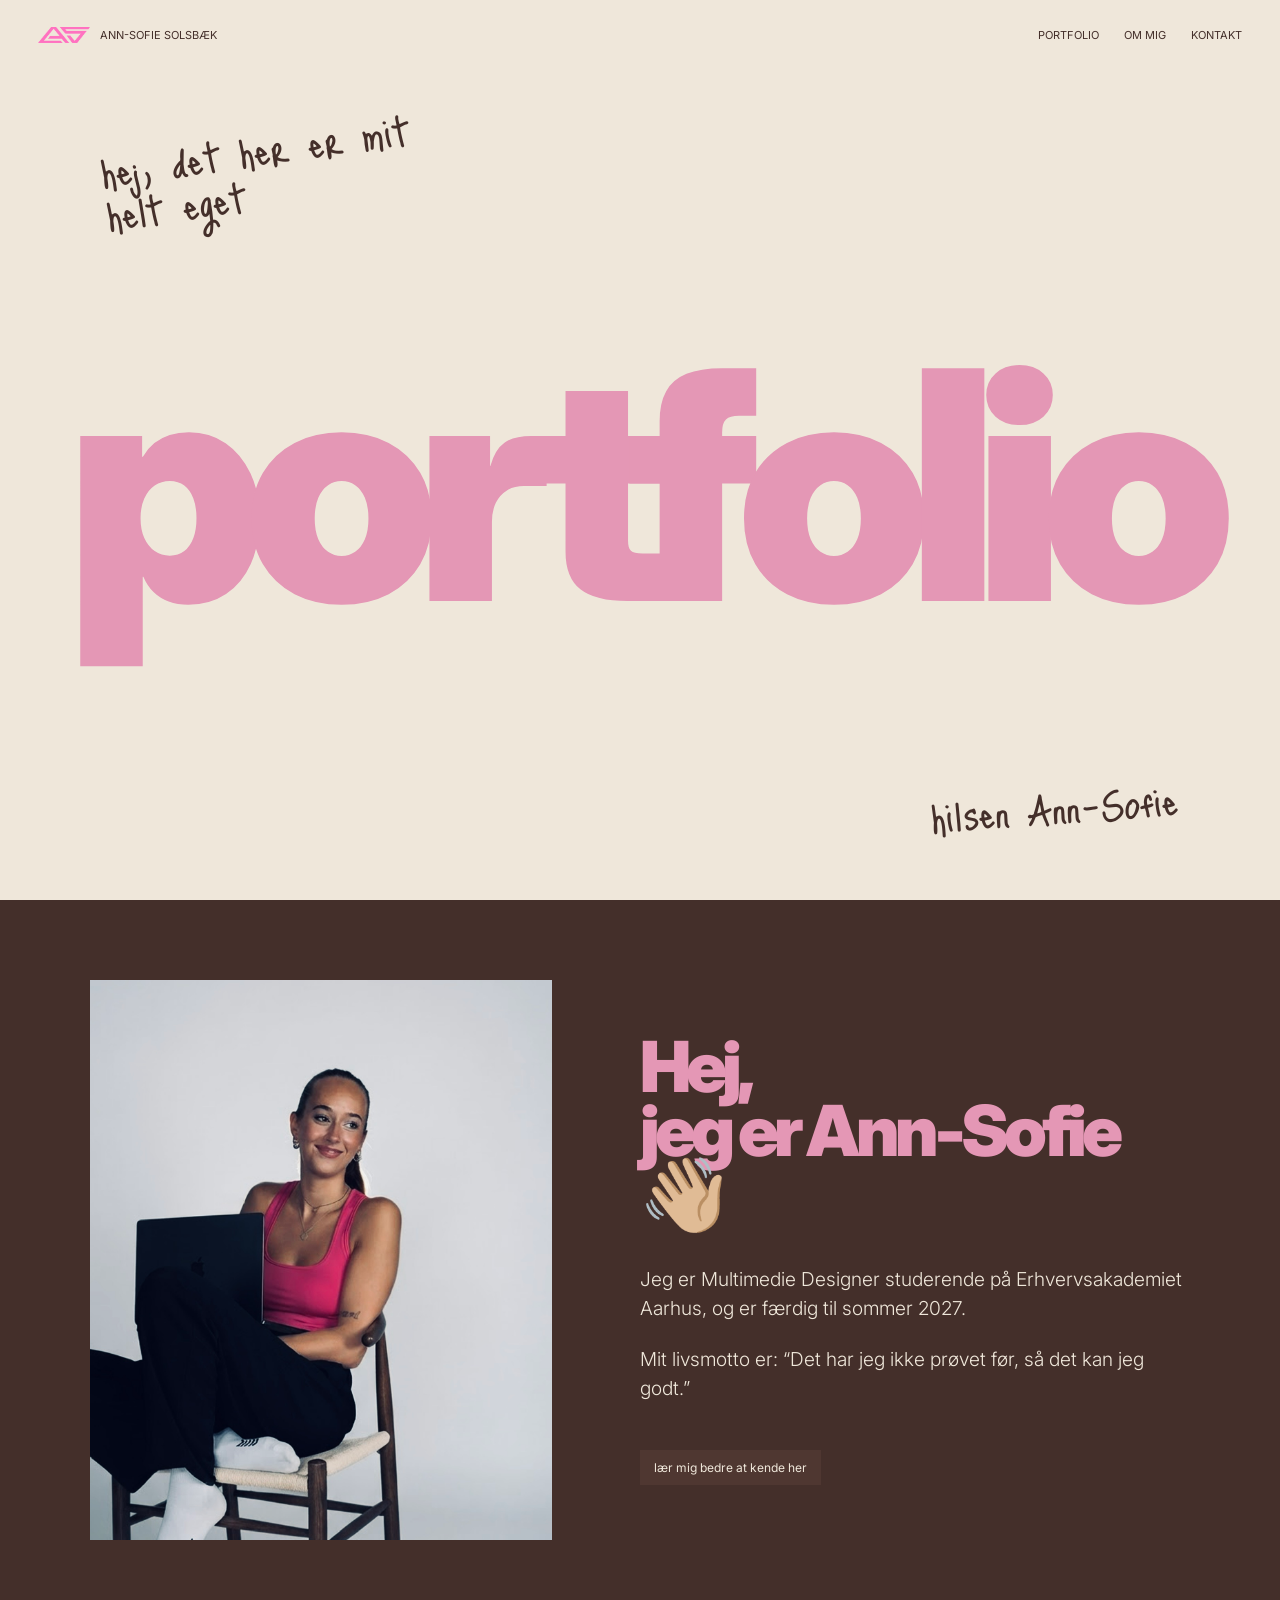
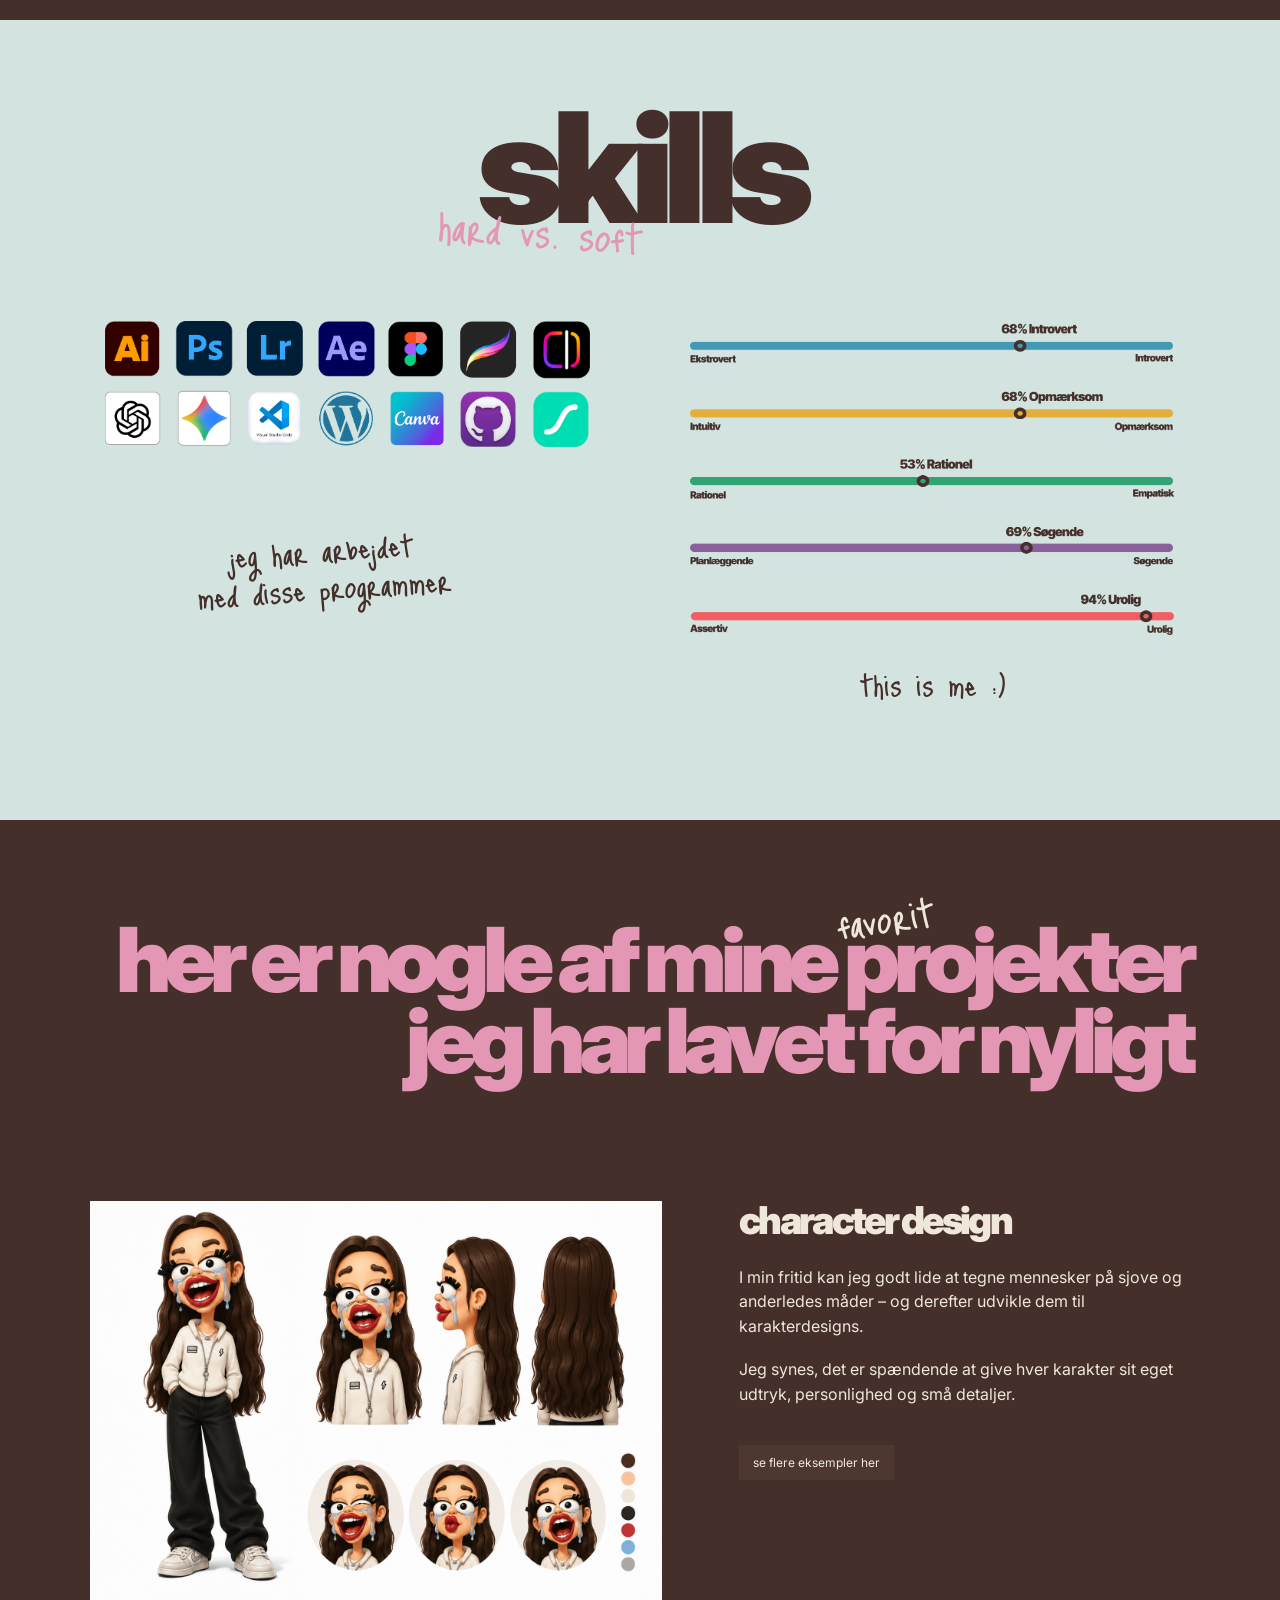
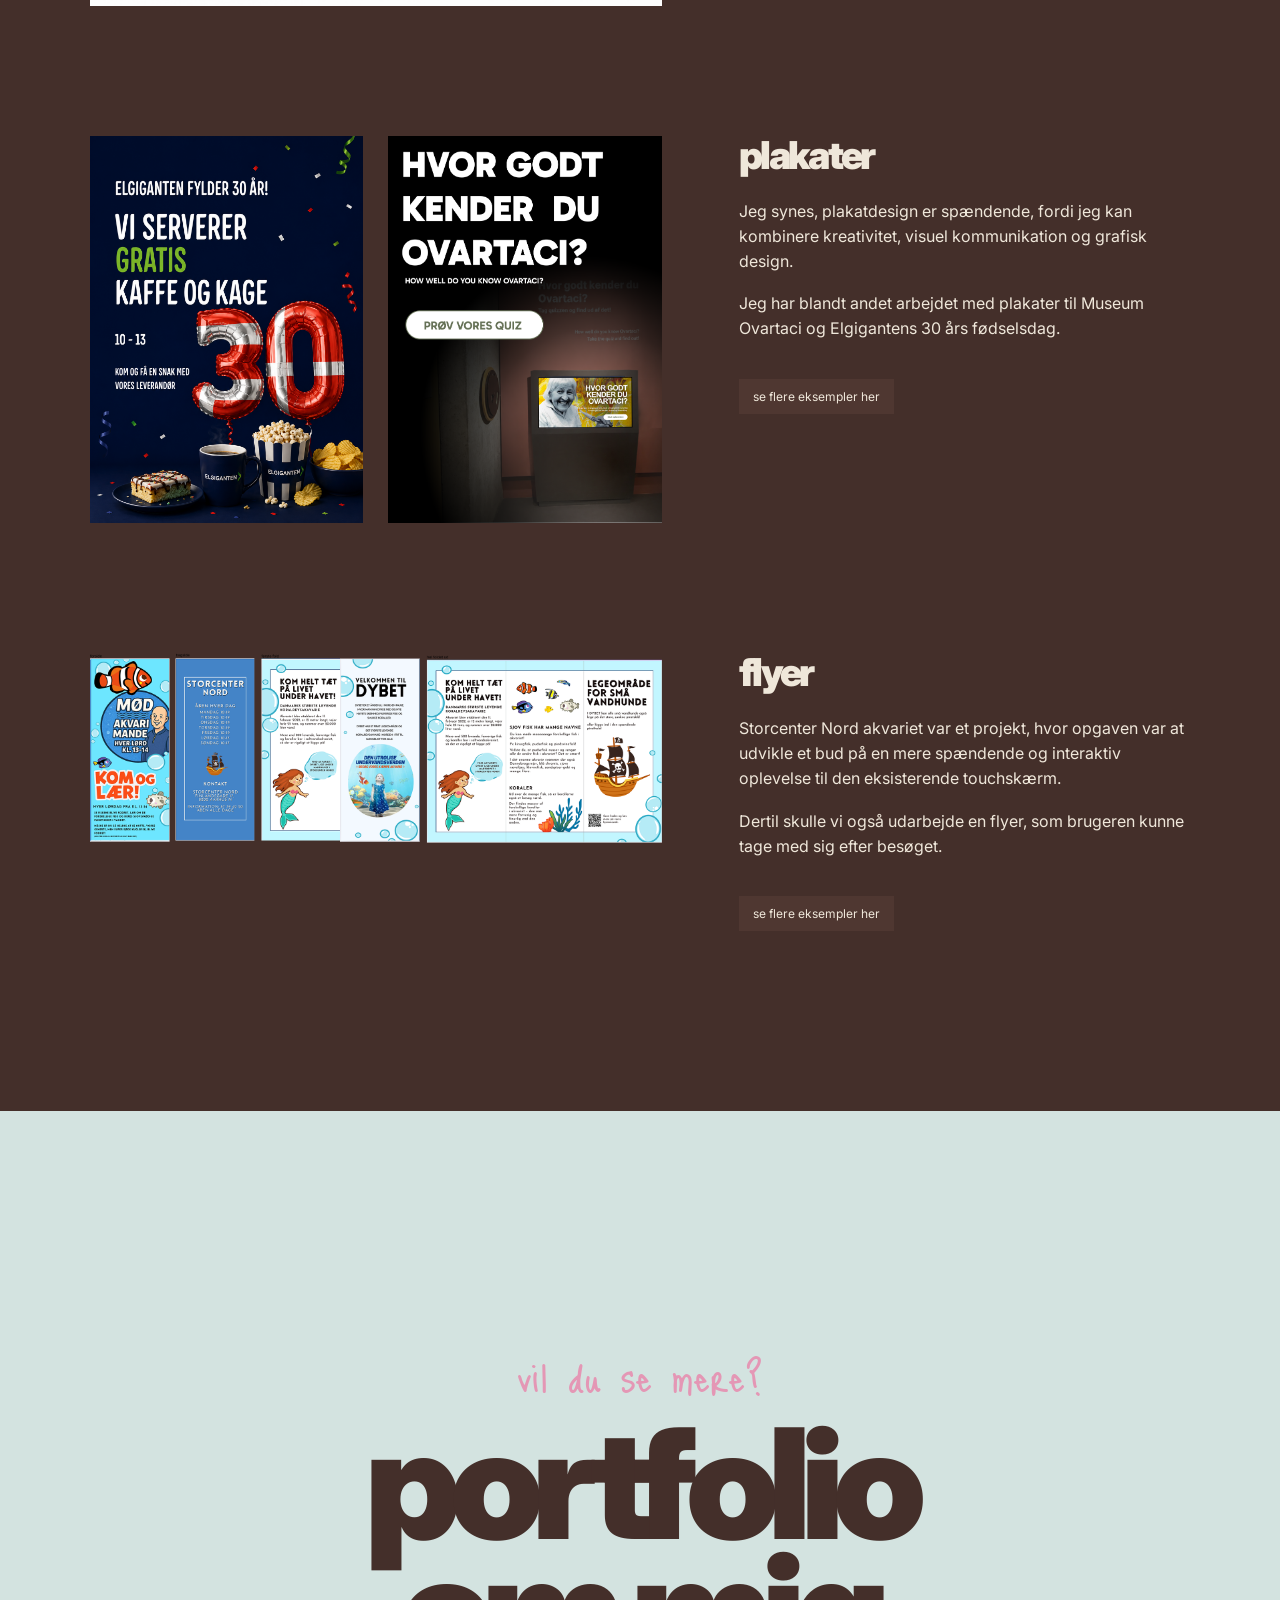
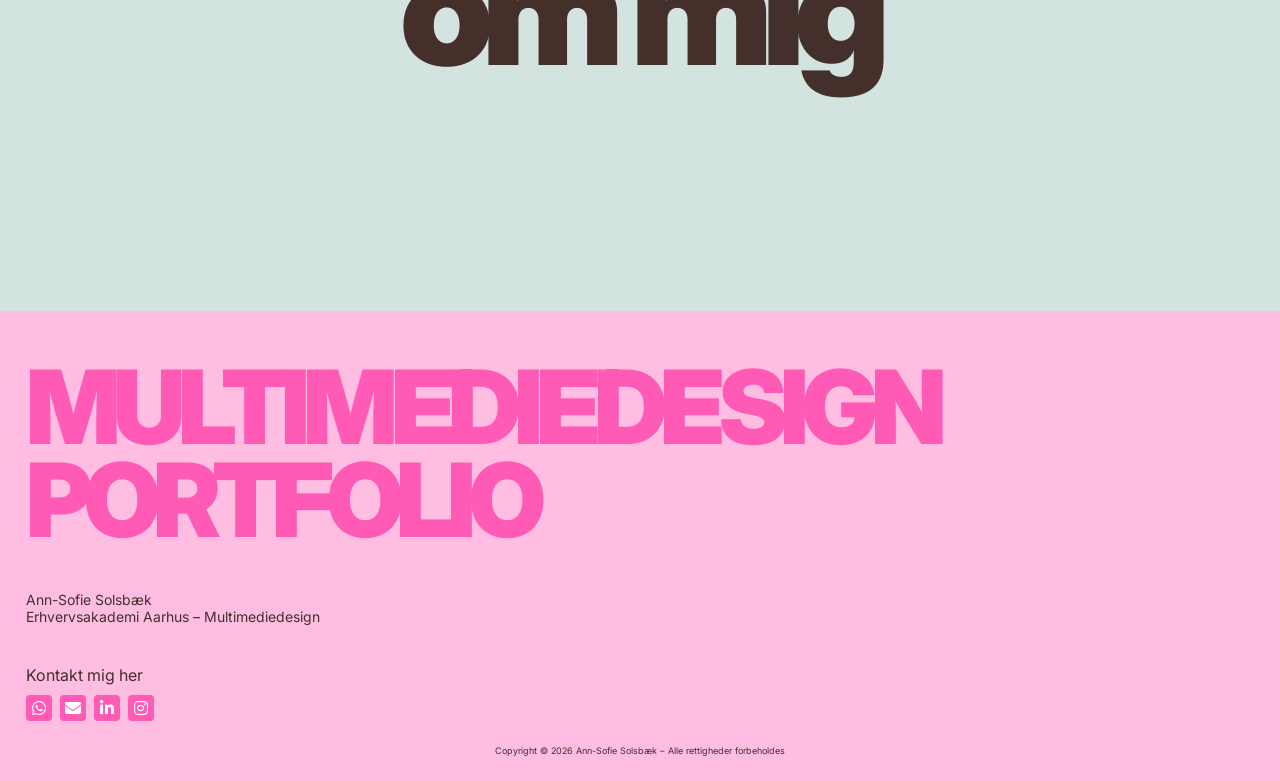
<file: index.html>
<!doctype html>
<html lang="da">
  <head>
    <meta charset="UTF-8" />

    <meta name="viewport" content="width=device-width, initial-scale=1.0" />

    <title>Ann-Sofie Solsbæk | Portfolio</title>

    <link rel="stylesheet" href="css/style.css" />

    <!-- Font Awesome -->
    <link
      rel="stylesheet"
      href="https://cdnjs.cloudflare.com/ajax/libs/font-awesome/6.5.2/css/all.min.css"
    />
  </head>

  <body class="page-home">
    <!-- ==================================================
         NAVBAR
    ================================================== -->

    <header class="navbar" id="navbar">
      <a href="index.html" class="logo-container">
        <img src="img/logo.png" alt="Ann-Sofie Solsbæk logo" />

        <span>ANN-SOFIE SOLSBÆK</span>
      </a>

      <nav class="nav-menu">
        <a href="portfolio.html" class="nav-link"> PORTFOLIO </a>

        <a href="om-mig.html" class="nav-link"> OM MIG </a>

        <button class="nav-link contact-button" id="contactButton">
          KONTAKT
        </button>
      </nav>

      <!-- KONTAKTBOKS -->

      <div class="contact-box" id="contactBox">
        <a href="mailto:annsofiesolsbaek@gmail.com">
          annsofiesolsbaek@gmail.com
        </a>

        <div class="contact-icons">
          <a
            href="https://www.linkedin.com/in/ann-sofie-solsbaek/"
            target="_blank"
            rel="noopener noreferrer"
            aria-label="LinkedIn"
          >
            <i class="fa-brands fa-linkedin-in"></i>
          </a>

          <a
            href="https://wa.me/4521176511"
            target="_blank"
            rel="noopener noreferrer"
            aria-label="WhatsApp"
          >
            <i class="fa-brands fa-whatsapp"></i>
          </a>

          <button
            class="close-contact"
            id="closeContact"
            aria-label="Luk kontakt"
          >
            ×
          </button>
        </div>
      </div>
    </header>

    <main>
      <!-- ==================================================
           HERO
      ================================================== -->

      <section
        class="home-hero"
        data-nav-color="#EFE7DA"
        data-nav-text="#442F2A"
      >
        <p class="home-hero-small-text">
          hej, det her er mit<br />
          helt eget
        </p>

        <h1>portfolio</h1>

        <p class="home-signature">hilsen Ann-Sofie</p>
      </section>

      <!-- ==================================================
           HEJ / OM MIG
      ================================================== -->

      <section
        class="home-about"
        data-nav-color="#442F2A"
        data-nav-text="#EFE7DA"
      >
        <!-- BILLEDE -->

        <div class="home-about-image">
          <img src="img/hej-mig.jpeg" alt="Ann-Sofie" />
        </div>

        <!-- TEKST -->

        <div class="home-about-content">
          <h2>
            Hej,<br />
            jeg er Ann-Sofie 👋🏼
          </h2>

          <div class="home-about-intro">
            <p>
              Jeg er Multimedie Designer studerende på Erhvervsakademiet Aarhus,
              og er færdig til sommer 2027.
            </p>

            <p>
              Mit livsmotto er: “Det har jeg ikke prøvet før, så det kan jeg
              godt.”
            </p>
          </div>

          <a href="om-mig.html" class="small-button">
            lær mig bedre at kende her
          </a>
        </div>
      </section>

      <!-- ==================================================
           SKILLS
      ================================================== -->

      <section
        class="home-skills"
        data-nav-color="#D3E3E0"
        data-nav-text="#442F2A"
      >
        <!-- OVERSKRIFT -->

        <div class="section-heading-center">
          <h2>skills</h2>

          <span class="handwritten"> hard vs. soft </span>
        </div>

        <!-- SKILLS -->

        <div class="skills-grid">
          <!-- HARD SKILLS -->

          <div class="skill-column">
            <div class="skills-box">
              <img src="img/hardskills.png" alt="Programmer jeg arbejder med" />
            </div>

            <p class="skill-caption handwritten">
              jeg har arbejdet <br />
              med disse programmer
            </p>
          </div>

          <!-- SOFT SKILLS -->

          <div class="skill-column">
            <div class="skills-box">
              <img src="img/softskills.png" alt="Mine soft skills" />
            </div>

            <p class="skill-caption handwritten">this is me :)</p>
          </div>
        </div>
      </section>

      <!-- ==================================================
           PROJEKTER
      ================================================== -->

      <section
        class="home-projects"
        data-nav-color="#442F2A"
        data-nav-text="#EFE7DA"
      >
        <!-- OVERSKRIFT -->

        <div class="home-projects-heading">
          <h2>
            <span class="project-heading-line">
              her er nogle af mine
              <span class="favorite-project-word">
                <span class="handwritten">favorit</span>
                projekter
              </span>
            </span>

            <span class="project-heading-line"> jeg har lavet for nyligt </span>
          </h2>
        </div>

        <!-- ==================================================
             PROJEKT 1
             CHARACTER DESIGN
        ================================================== -->

        <article class="home-project-row">
          <div class="home-project-image">
            <img src="img/forsidepige2.png" alt="Character design" />
          </div>

          <div class="home-project-text">
            <h3>character design</h3>

            <p>
              I min fritid kan jeg godt lide at tegne mennesker på sjove og
              anderledes måder – og derefter udvikle dem til karakterdesigns.
            </p>

            <p>
              Jeg synes, det er spændende at give hver karakter sit eget udtryk,
              personlighed og små detaljer.
            </p>

            <a href="portfolio.html#character" class="project-button">
              se flere eksempler her
            </a>
          </div>
        </article>

        <!-- ==================================================
             PROJEKT 2
             PLAKATER
        ================================================== -->

        <article class="home-project-row">
          <div class="home-project-image project-posters">
            <img
              src="img/30-elgi.png"
              alt="Elgigantens 30 års fødselsdagsplakat"
            />

            <img src="img/ovi.png" alt="Museum Ovartaci plakat" />
          </div>

          <div class="home-project-text">
            <h3>plakater</h3>

            <p>
              Jeg synes, plakatdesign er spændende, fordi jeg kan kombinere
              kreativitet, visuel kommunikation og grafisk design.
            </p>

            <p>
              Jeg har blandt andet arbejdet med plakater til Museum Ovartaci og
              Elgigantens 30 års fødselsdag.
            </p>

            <a href="portfolio.html#elgiganten" class="project-button">
              se flere eksempler her
            </a>
          </div>
        </article>

        <!-- ==================================================
             PROJEKT 3
             STORCENTER NORD
        ================================================== -->

        <article class="home-project-row">
          <div class="home-project-image">
            <img src="img/flyer.png" alt="Storcenter Nord flyer" />
          </div>

          <div class="home-project-text">
            <h3>flyer</h3>

            <p>
              Storcenter Nord akvariet var et projekt, hvor opgaven var at
              udvikle et bud på en mere spændende og interaktiv oplevelse til
              den eksisterende touchskærm.
            </p>

            <p>
              Dertil skulle vi også udarbejde en flyer, som brugeren kunne tage
              med sig efter besøget.
            </p>

            <a href="portfolio.html#storcenter" class="project-button">
              se flere eksempler her
            </a>
          </div>
        </article>
      </section>

      <!-- ==================================================
           SE MERE
      ================================================== -->

      <section
        class="home-more"
        data-nav-color="#D3E3E0"
        data-nav-text="#442F2A"
      >
        <span class="handwritten"> vil du se mere? </span>

        <a href="portfolio.html"> portfolio </a>

        <a href="om-mig.html"> om mig </a>
      </section>
    </main>

    <!-- ==================================================
         FOOTER
    ================================================== -->

    <footer class="footer">
      <h2>
        MULTIMEDIEDESIGN<br />
        PORTFOLIO
      </h2>

      <div class="footer-info">
        <p>Ann-Sofie Solsbæk</p>

        <p>Erhvervsakademi Aarhus – Multimediedesign</p>
      </div>

      <div class="footer-contact">
        <p>Kontakt mig her</p>

        <div class="footer-icons">
          <a
            href="https://wa.me/4521176511"
            target="_blank"
            rel="noopener noreferrer"
            aria-label="WhatsApp"
          >
            <i class="fa-brands fa-whatsapp"></i>
          </a>

          <a href="mailto:annsofiesolsbaek@gmail.com" aria-label="Email">
            <i class="fa-solid fa-envelope"></i>
          </a>

          <a
            href="https://www.linkedin.com/in/ann-sofie-solsbaek/"
            target="_blank"
            rel="noopener noreferrer"
            aria-label="LinkedIn"
          >
            <i class="fa-brands fa-linkedin-in"></i>
          </a>

          <a
            href="https://www.instagram.com/annsofiesolsbaek/"
            target="_blank"
            rel="noopener noreferrer"
            aria-label="Instagram"
          >
            <i class="fa-brands fa-instagram"></i>
          </a>
        </div>
      </div>

      <p class="copyright">
        Copyright © 2026 Ann-Sofie Solsbæk – Alle rettigheder forbeholdes
      </p>
    </footer>

    <script src="js/script.js"></script>
  </body>
</html>
</file>
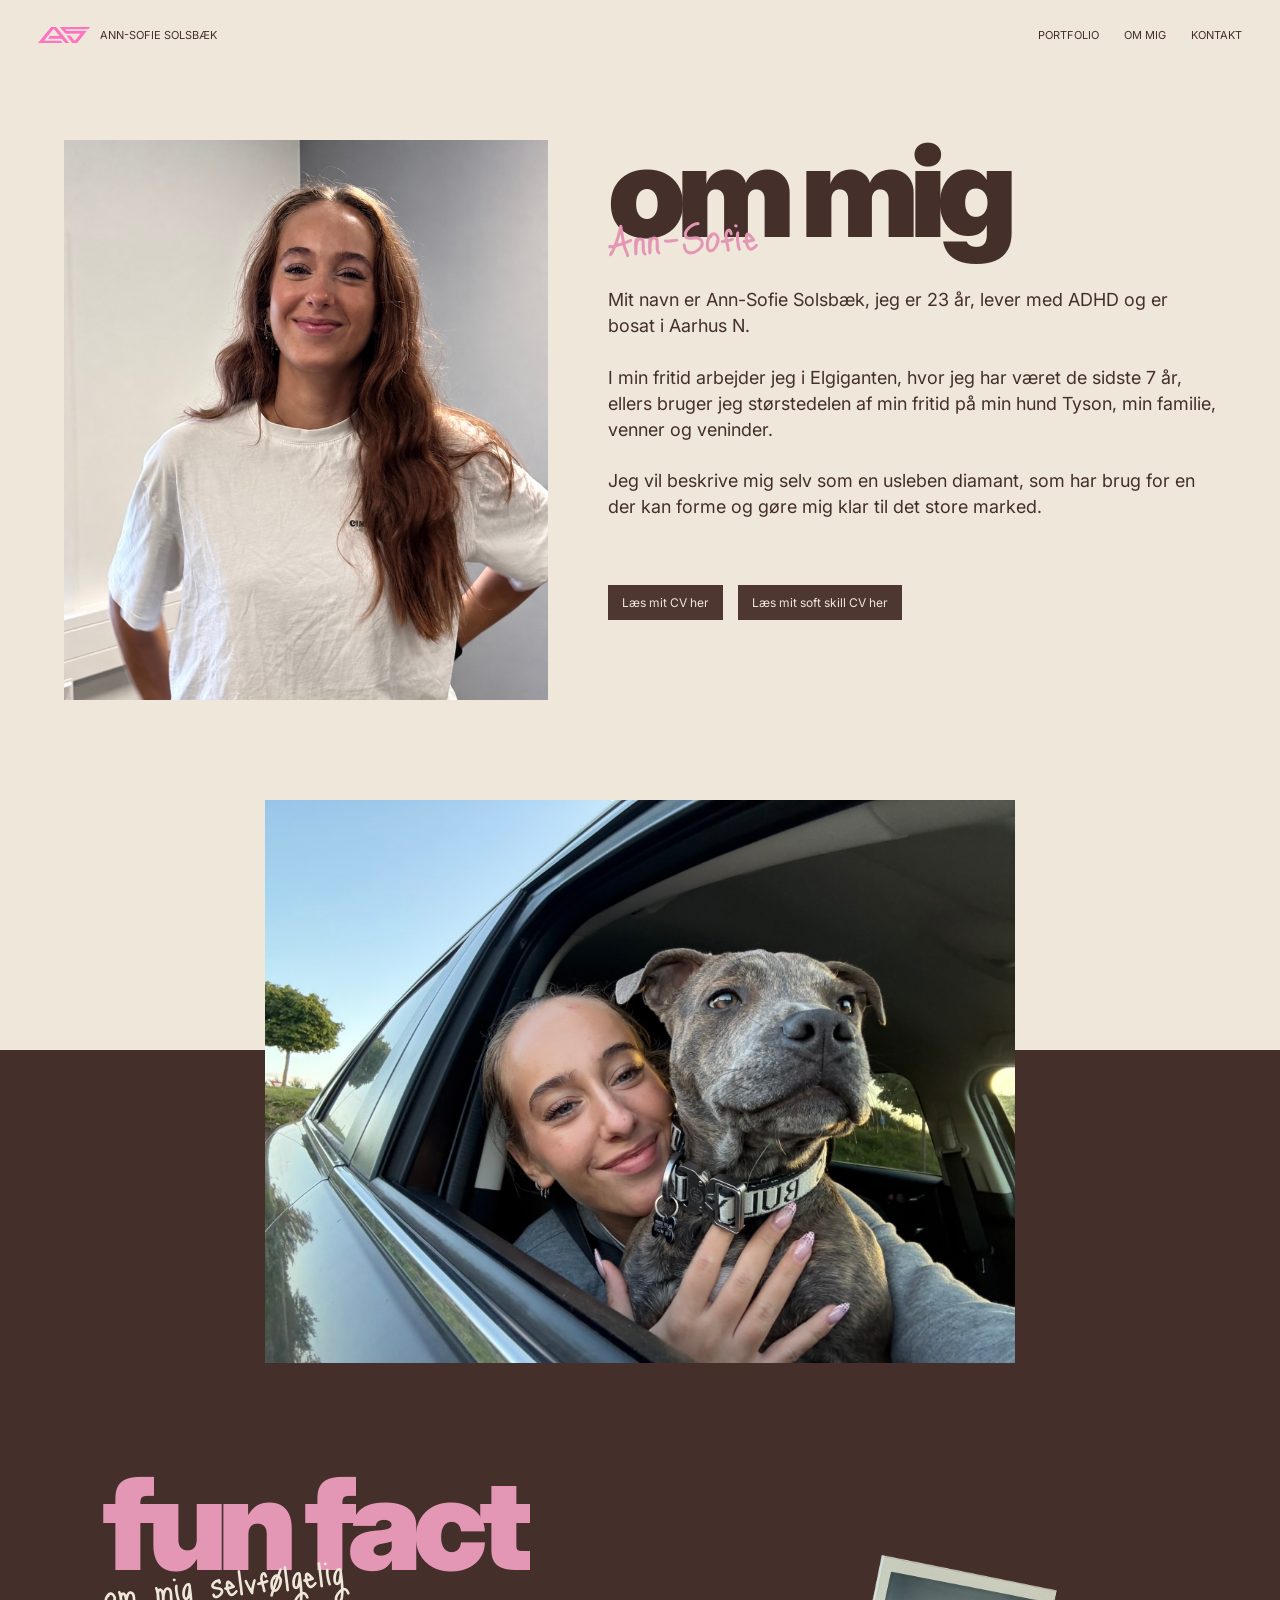
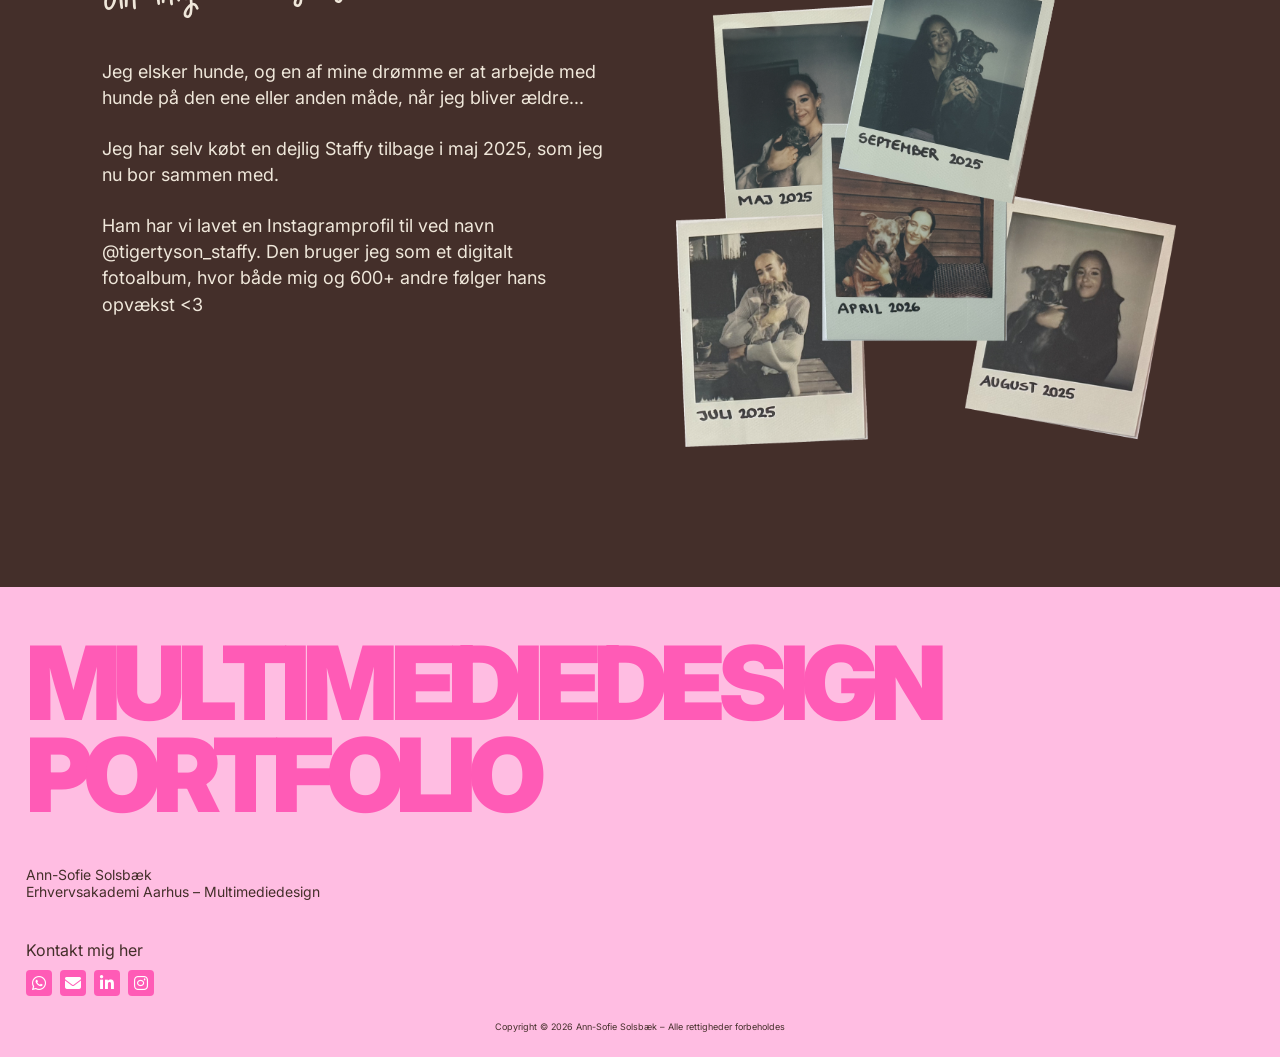
<file: om-mig.html>
<!doctype html>
<html lang="da">
  <head>
    <meta charset="UTF-8" />
    <meta name="viewport" content="width=device-width, initial-scale=1.0" />

    <title>Om mig – Ann-Sofie Solsbæk</title>

    <link rel="stylesheet" href="css/style.css" />

    <link
      rel="stylesheet"
      href="https://cdnjs.cloudflare.com/ajax/libs/font-awesome/6.5.2/css/all.min.css"
    />
  </head>

  <body class="page-about">
    <header class="navbar" id="navbar">
      <a href="index.html" class="logo-container">
        <img src="img/logo.png" alt="Ann-Sofie Solsbæk logo" />
        <span>ANN-SOFIE SOLSBÆK</span>
      </a>

      <nav class="nav-menu">
        <a href="portfolio.html" class="nav-link">PORTFOLIO</a>
        <a href="om-mig.html" class="nav-link active">OM MIG</a>

        <button class="nav-link contact-button" id="contactButton">
          KONTAKT
        </button>
      </nav>

      <div class="contact-box" id="contactBox">
        <a href="mailto:annsofiesolsbaek@gmail.com">
          annsofiesolsbaek@gmail.com
        </a>

        <div class="contact-icons">
          <a
            href="https://www.linkedin.com/in/ann-sofie-solsbaek/"
            target="_blank"
            rel="noopener noreferrer"
            aria-label="LinkedIn"
          >
            <i class="fa-brands fa-linkedin-in"></i>
          </a>

          <a
            href="https://wa.me/4521176511"
            target="_blank"
            rel="noopener noreferrer"
            aria-label="WhatsApp"
          >
            <i class="fa-brands fa-whatsapp"></i>
          </a>

          <button
            class="close-contact"
            id="closeContact"
            aria-label="Luk kontakt"
          >
            ×
          </button>
        </div>
      </div>
    </header>

    <main>
      <!-- ==================================================
           OM MIG INTRO
      ================================================== -->

      <section
        class="about-new-hero"
        data-nav-color="#EFE7DA"
        data-nav-text="#442F2A"
      >
        <div class="about-new-image">
          <img src="img/portrait.jpeg" alt="Portræt af Ann-Sofie" />
        </div>

        <div class="about-new-text">
          <div class="about-title-wrap">
            <span class="handwritten">Ann-Sofie</span>
            <h1>om mig</h1>
          </div>

          <p>
            Mit navn er Ann-Sofie Solsbæk, jeg er 23 år, lever med ADHD og er
            bosat i Aarhus N.
          </p>

          <p>
            I min fritid arbejder jeg i Elgiganten, hvor jeg har været de sidste
            7 år, ellers bruger jeg størstedelen af min fritid på min hund
            Tyson, min familie, venner og veninder.
          </p>

          <p>
            Jeg vil beskrive mig selv som en usleben diamant, som har brug for
            en der kan forme og gøre mig klar til det store marked.
          </p>

          <div class="about-buttons">
            <a
              href="files/ann-sofie.pdf"
              target="_blank"
              rel="noopener noreferrer"
              class="about-button"
            >
              Læs mit CV her
            </a>

            <a
              href="files/soft-skill-cv.pdf"
              target="_blank"
              rel="noopener noreferrer"
              class="about-button"
            >
              Læs mit soft skill CV her
            </a>
          </div>
        </div>
      </section>

      <!-- ==================================================
           BILLEDE
      ================================================== -->

      <section
        class="about-photo-section"
        data-nav-color="#EFE7DA"
        data-nav-text="#442F2A"
      >
        <div class="about-big-photo">
          <img
            src="img/mig-og-tyson.jpeg"
            alt="Ann-Sofie sammen med sin hund Tyson"
            class="about-tyson-photo"
          />
        </div>
      </section>

      <!-- ==================================================
           FUN FACT
      ================================================== -->

      <section
        class="about-funfact-new"
        data-nav-color="#442F2A"
        data-nav-text="#EFE7DA"
      >
        <div class="about-funfact-title">
          <h2>fun fact</h2>

          <span class="handwritten fun-decorative"> om mig selvfølgelig </span>
        </div>

        <div class="about-funfact-grid">
          <!-- TEKST TIL VENSTRE -->
          <div class="about-funfact-text bottom-about-text">
            <p>
              Jeg elsker hunde, og en af mine drømme er at arbejde med hunde på
              den ene eller anden måde, når jeg bliver ældre...
            </p>

            <p>
              Jeg har selv købt en dejlig Staffy tilbage i maj 2025, som jeg nu
              bor sammen med.
            </p>

            <p>
              Ham har vi lavet en Instagramprofil til ved navn
              @tigertyson_staffy. Den bruger jeg som et digitalt fotoalbum, hvor
              både mig og 600+ andre følger hans opvækst &lt;3
            </p>
          </div>

          <!-- POLAROID TIL HØJRE -->
          <div class="about-funfact-image">
            <img src="img/tysonpol.png" alt="Polaroidbilleder af Tyson" />
          </div>
        </div>
      </section>
    </main>

    <footer class="footer">
      <h2>
        MULTIMEDIEDESIGN<br />
        PORTFOLIO
      </h2>

      <div class="footer-info">
        <p>Ann-Sofie Solsbæk</p>
        <p>Erhvervsakademi Aarhus – Multimediedesign</p>
      </div>

      <div class="footer-contact">
        <p>Kontakt mig her</p>

        <div class="footer-icons">
          <a
            href="https://wa.me/4521176511"
            target="_blank"
            rel="noopener noreferrer"
            aria-label="WhatsApp"
          >
            <i class="fa-brands fa-whatsapp"></i>
          </a>

          <a href="mailto:annsofiesolsbaek@gmail.com" aria-label="Email">
            <i class="fa-solid fa-envelope"></i>
          </a>

          <a
            href="https://www.linkedin.com/in/ann-sofie-solsbaek/"
            target="_blank"
            rel="noopener noreferrer"
            aria-label="LinkedIn"
          >
            <i class="fa-brands fa-linkedin-in"></i>
          </a>

          <a
            href="https://www.instagram.com/annsofiesolsbaek/"
            target="_blank"
            rel="noopener noreferrer"
            aria-label="Instagram"
          >
            <i class="fa-brands fa-instagram"></i>
          </a>
        </div>
      </div>

      <p class="copyright">
        Copyright © 2026 Ann-Sofie Solsbæk – Alle rettigheder forbeholdes
      </p>
    </footer>

    <script src="js/script.js"></script>
  </body>
</html>
</file>
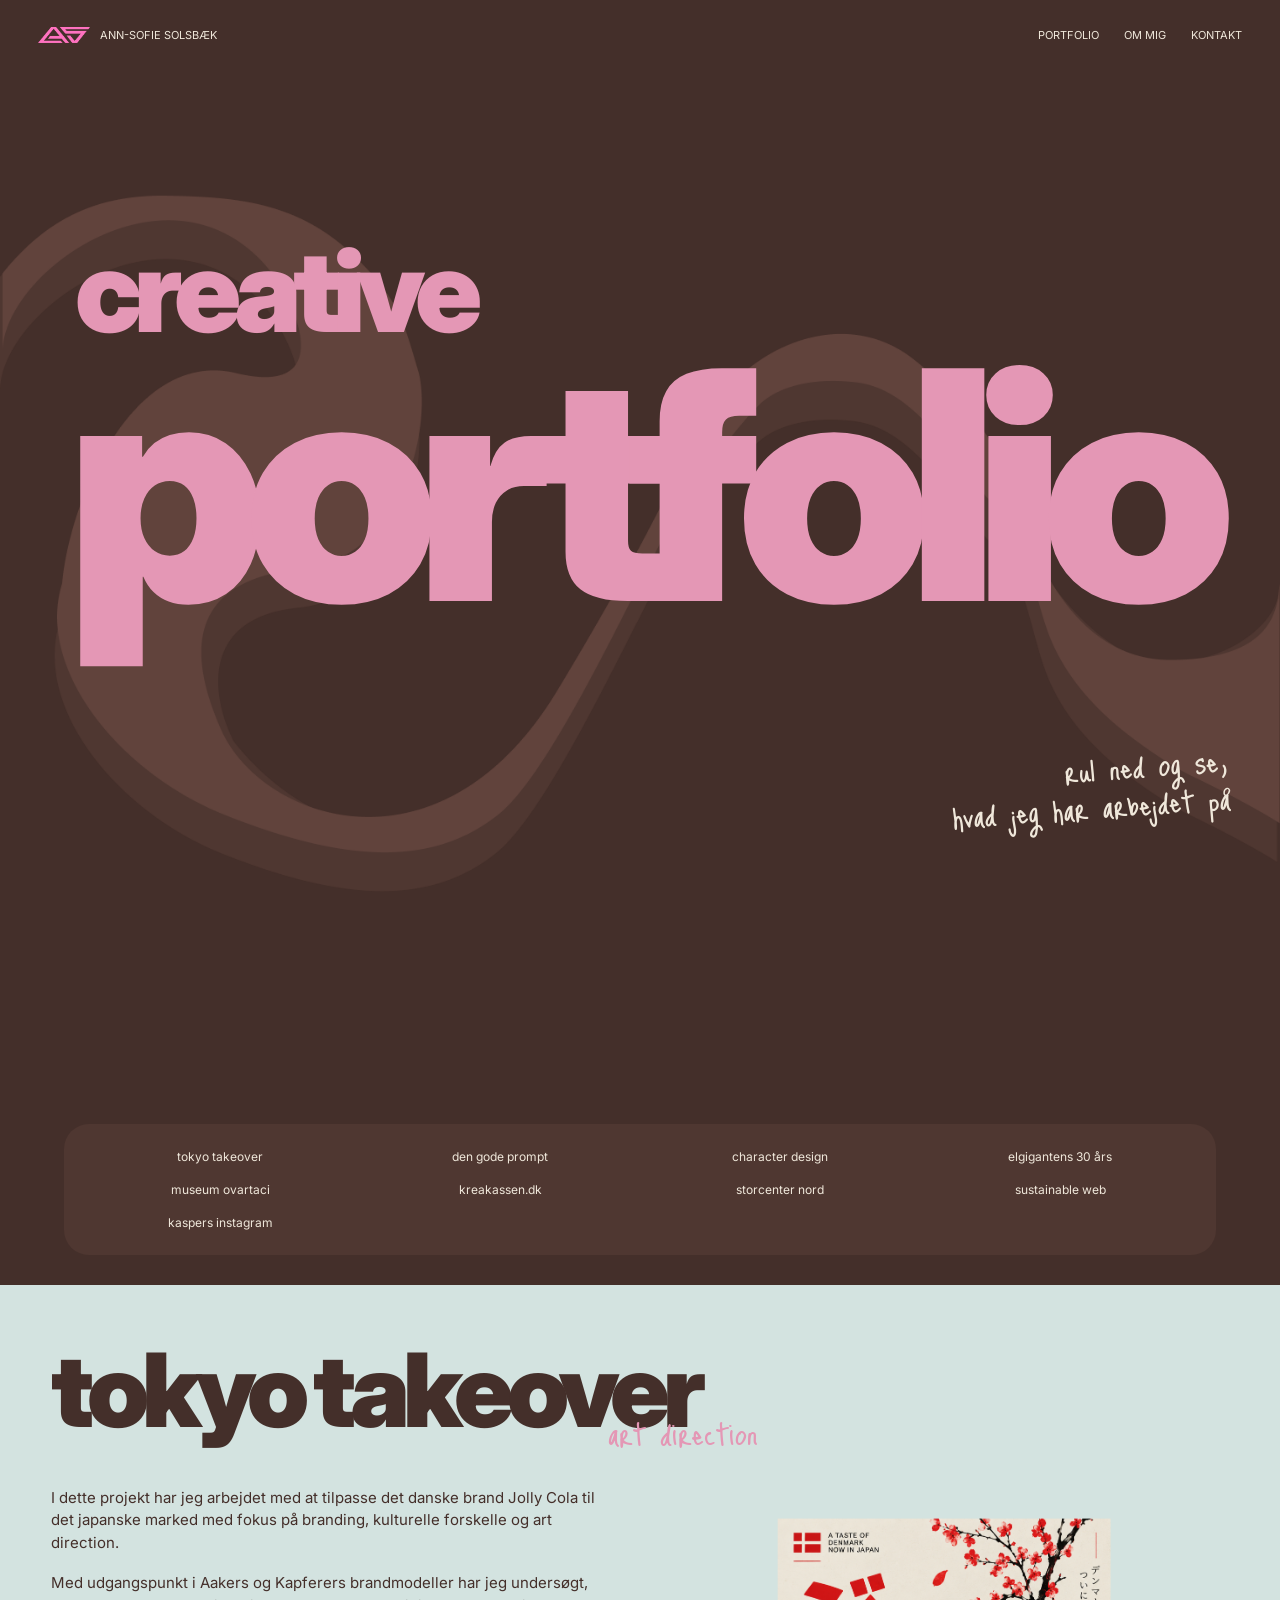
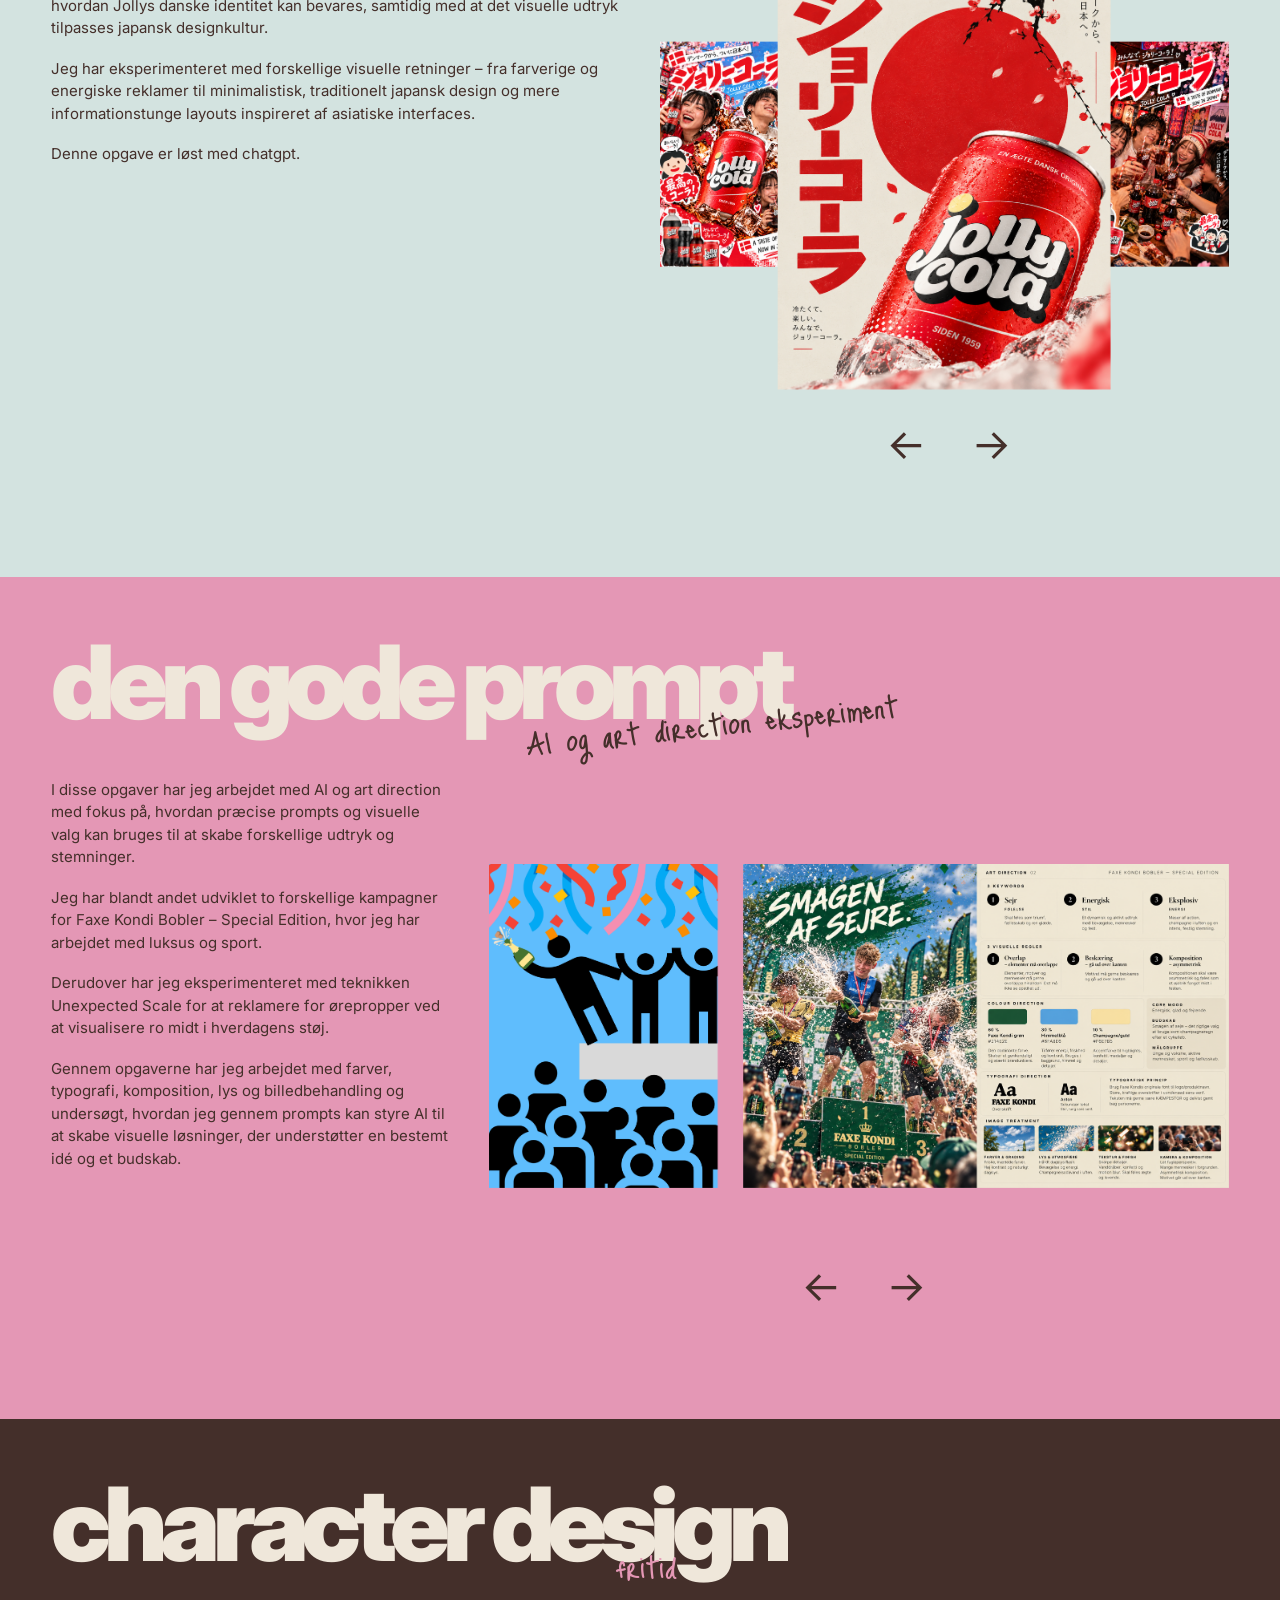
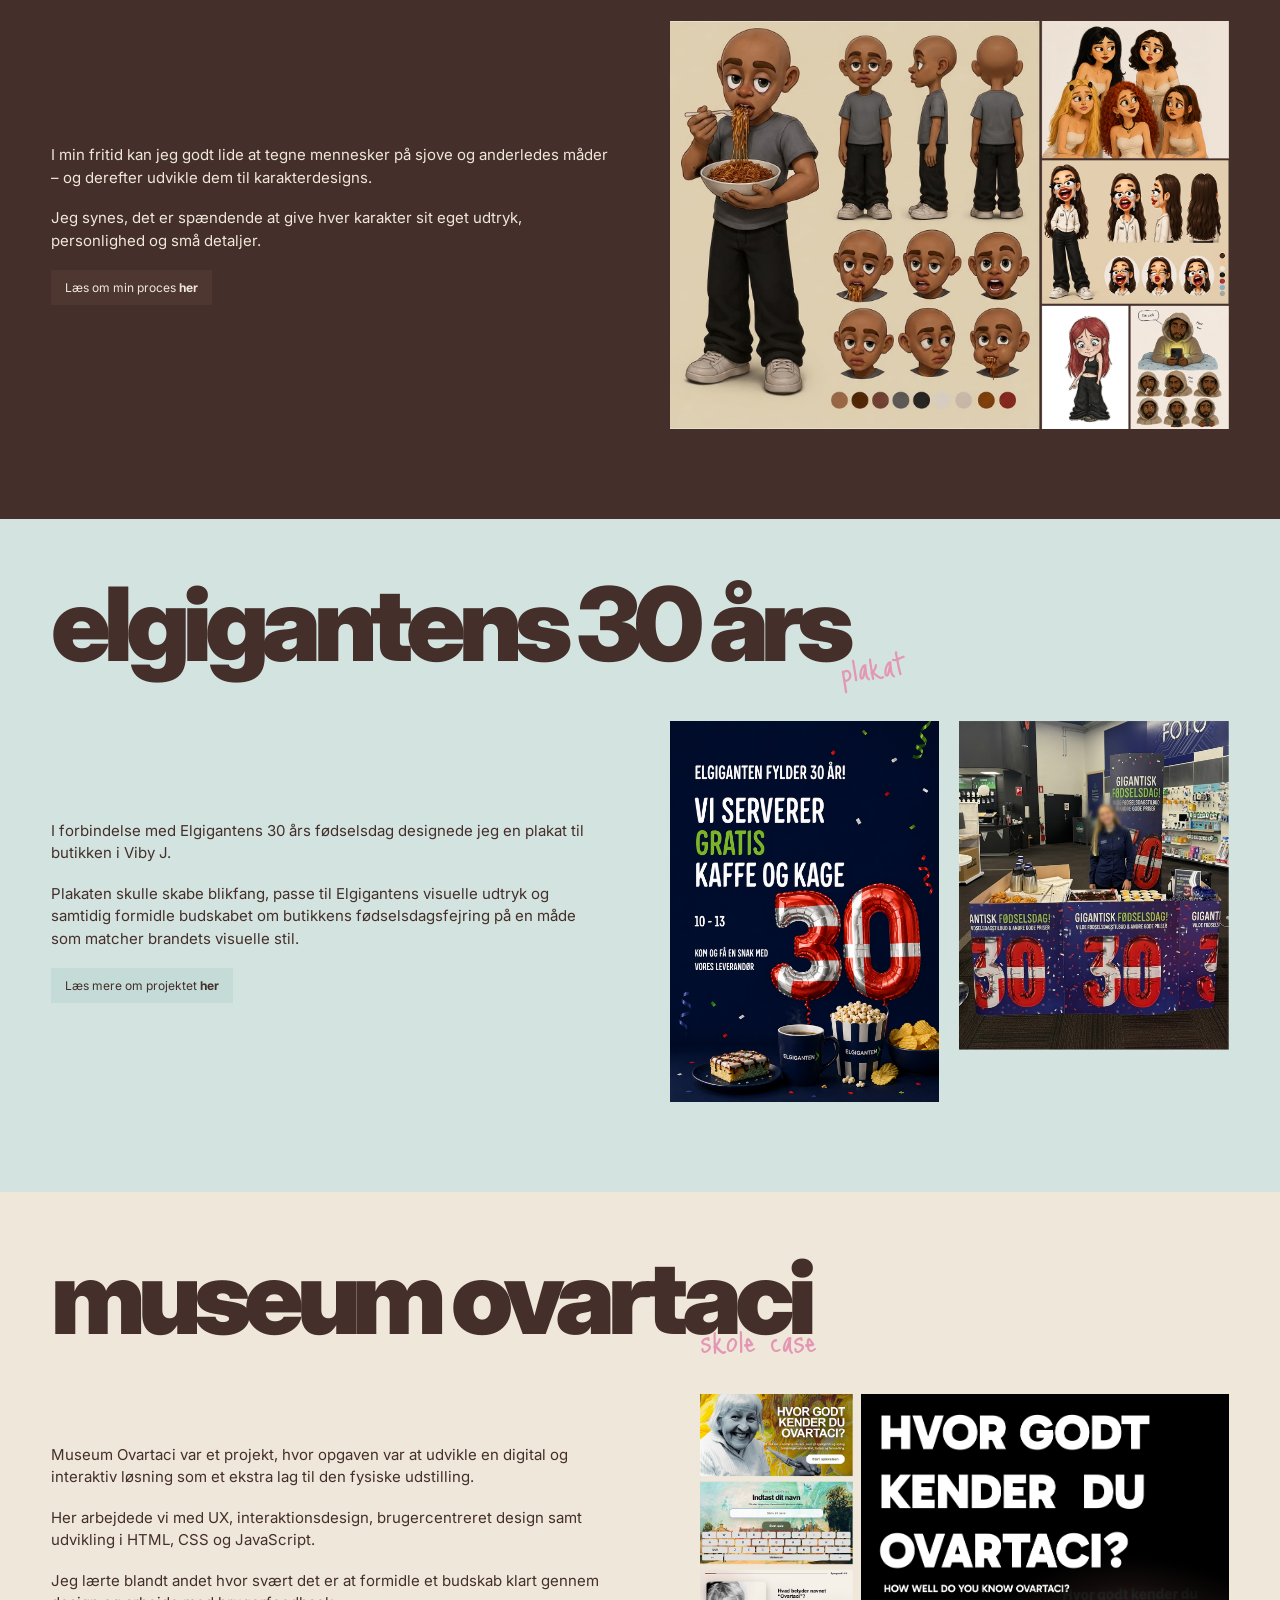
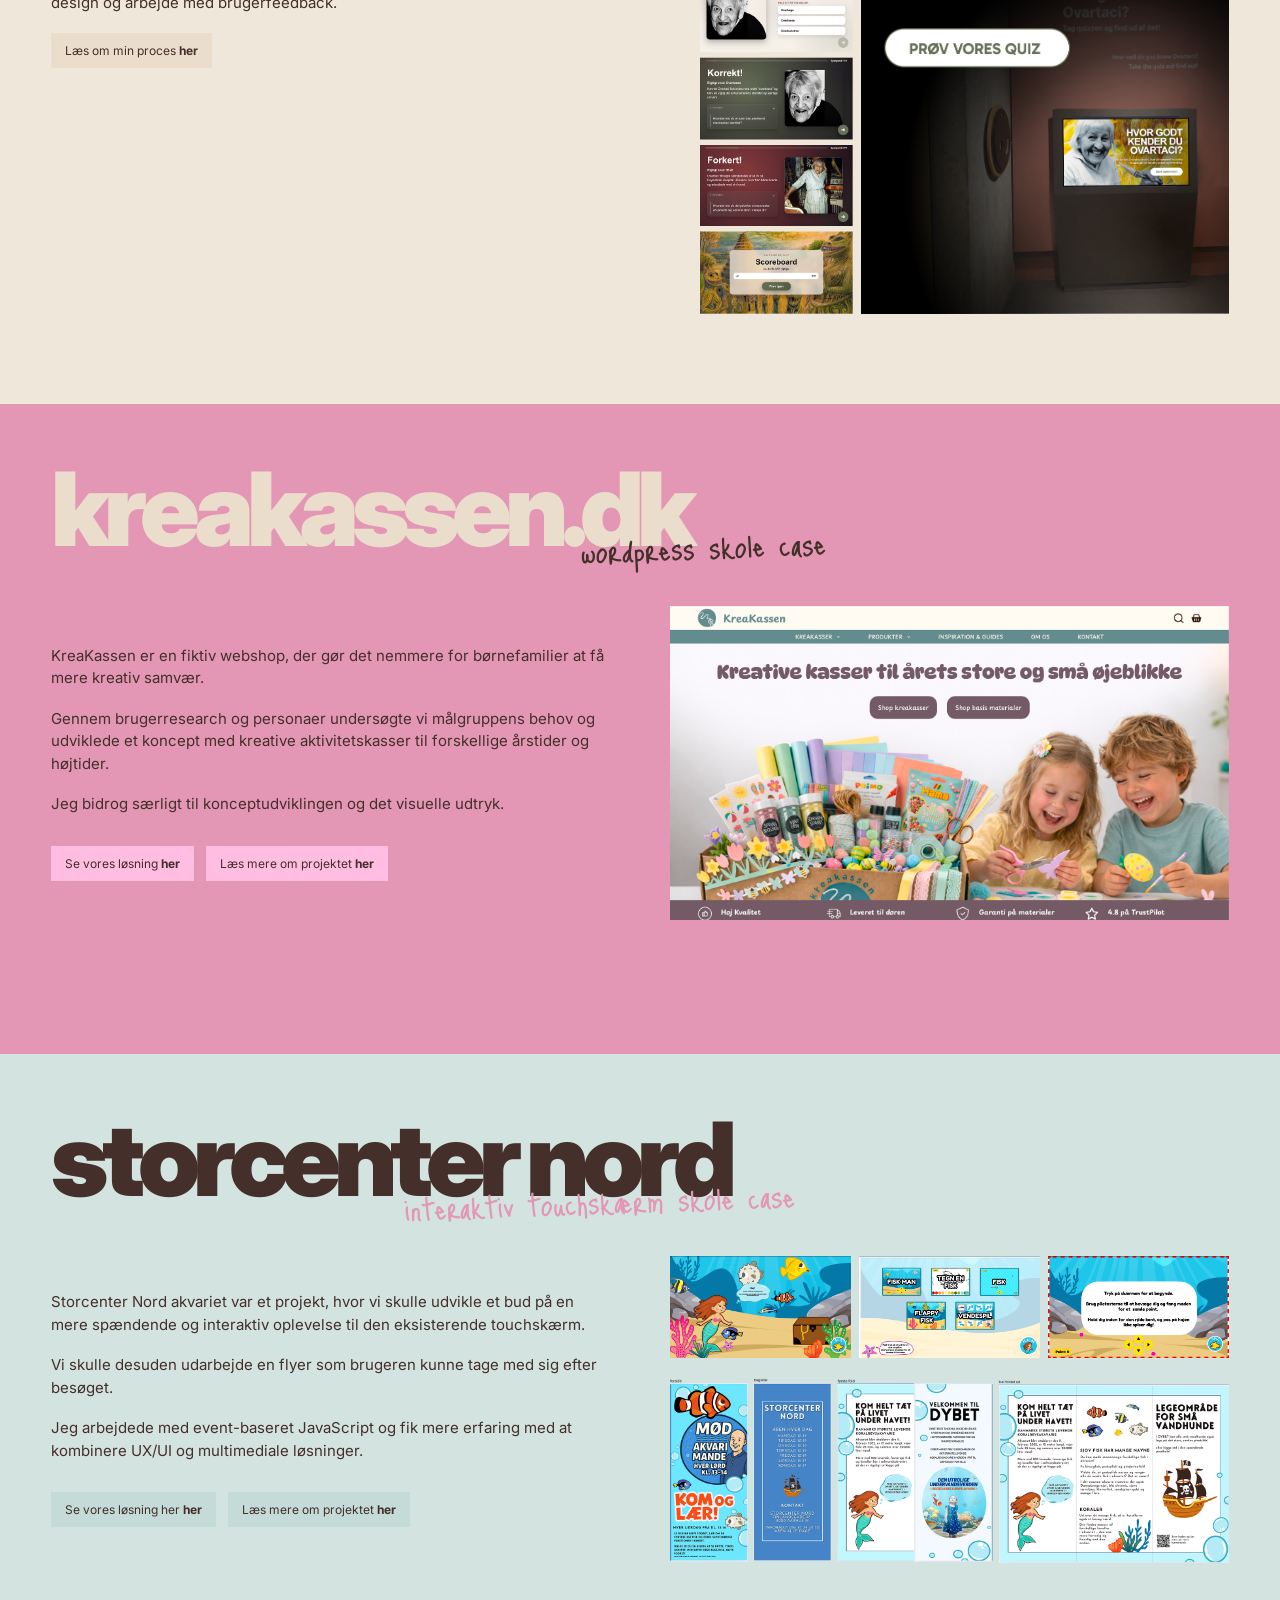
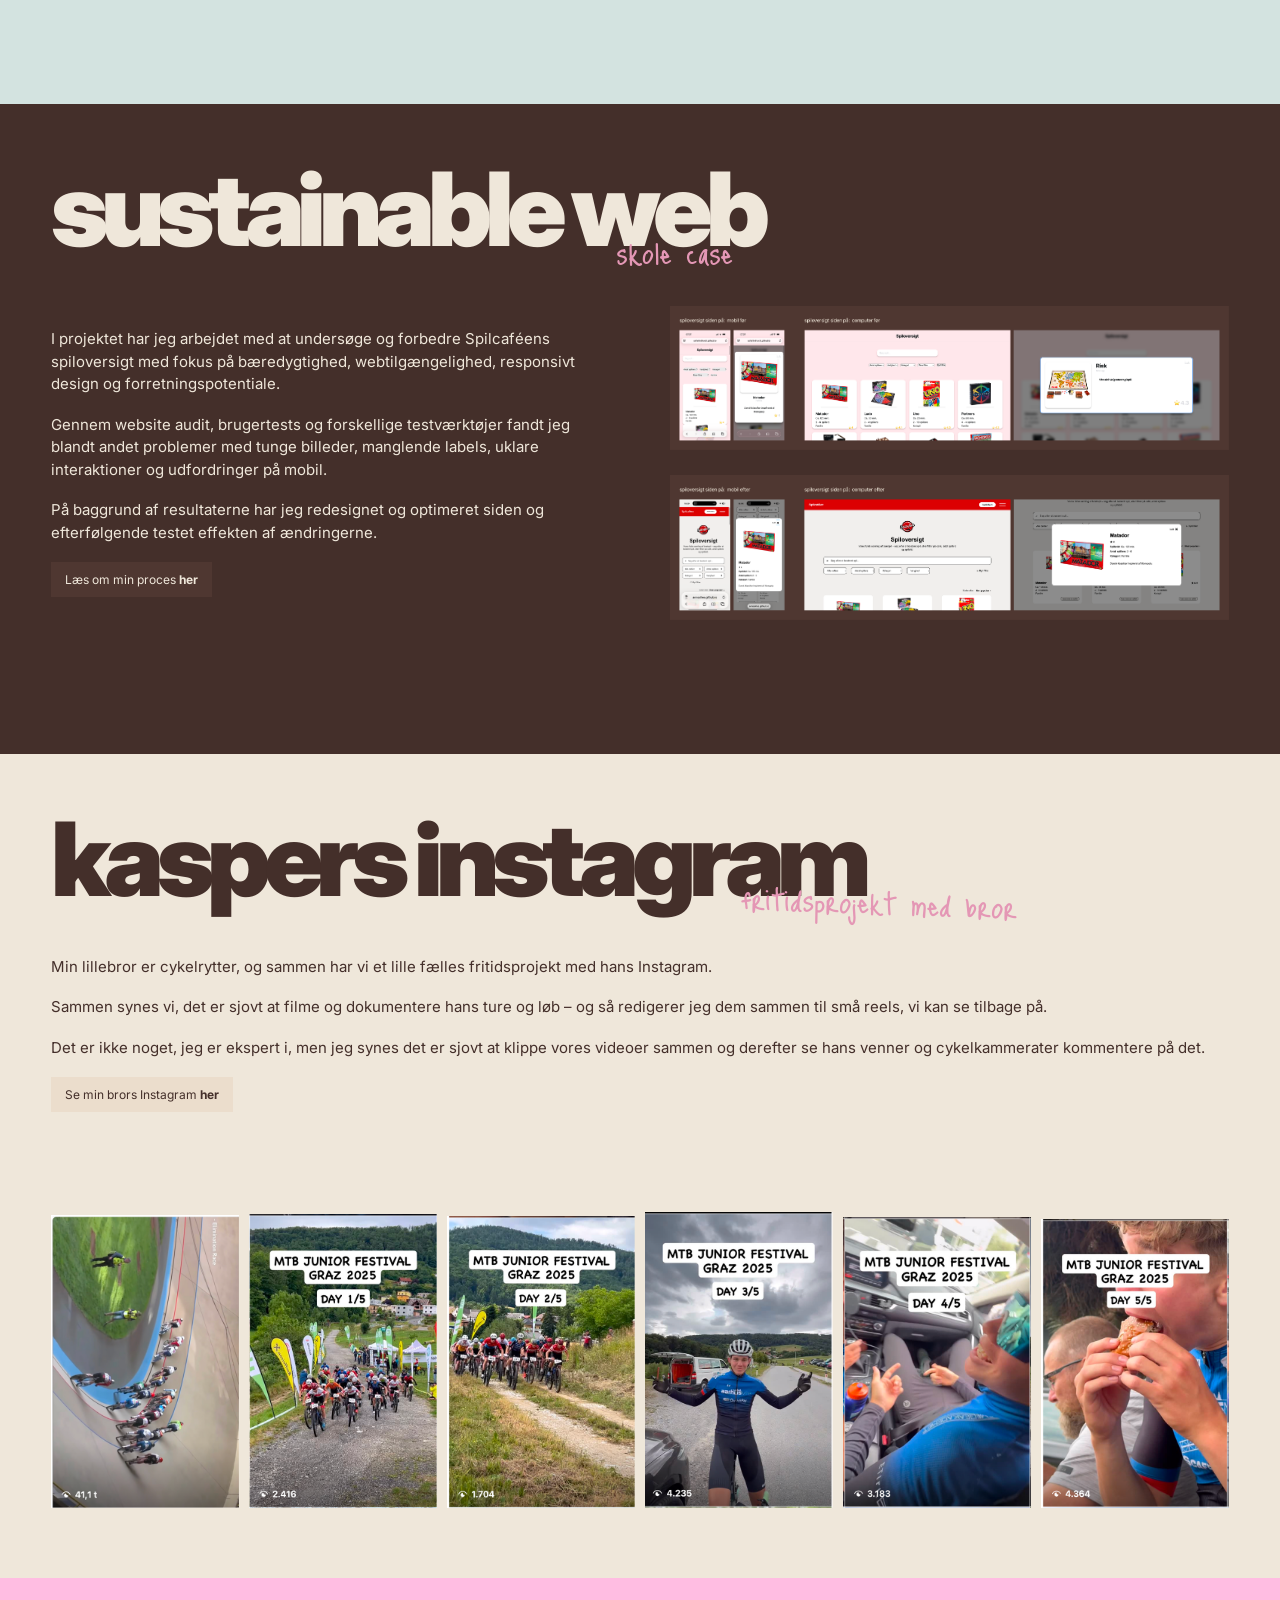
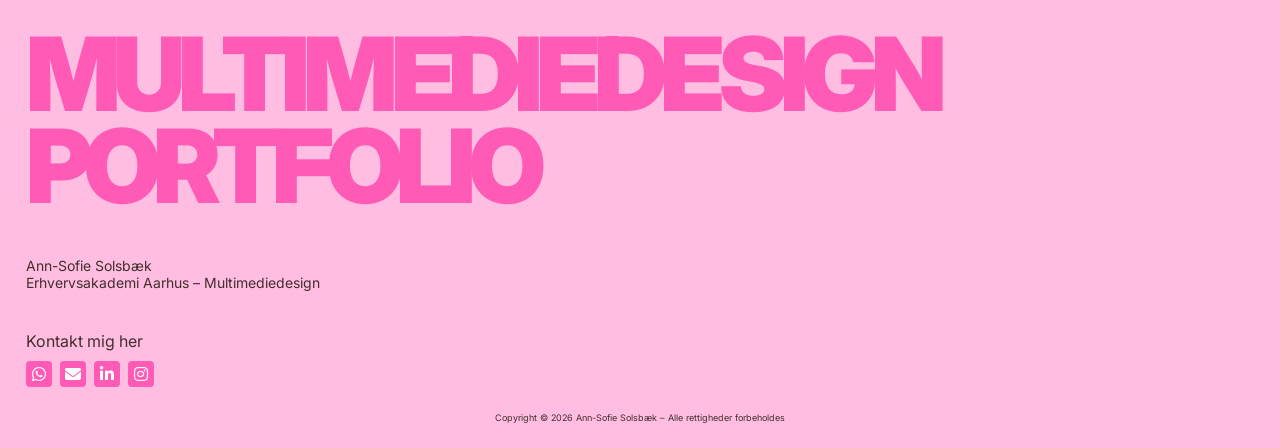
<file: portfolio.html>
<!doctype html>
<html lang="da">
  <head>
    <meta charset="UTF-8" />
    <meta name="viewport" content="width=device-width, initial-scale=1.0" />

    <title>Portfolio – Ann-Sofie Solsbæk</title>

    <link rel="stylesheet" href="css/style.css" />

    <link
      rel="stylesheet"
      href="https://cdnjs.cloudflare.com/ajax/libs/font-awesome/6.5.2/css/all.min.css"
    />
  </head>

  <body class="page-portfolio">
    <!-- ==================================================
         NAVBAR
    ================================================== -->

    <header class="navbar" id="navbar">
      <a href="index.html" class="logo-container">
        <img src="img/logo.png" alt="Ann-Sofie Solsbæk logo" />
        <span>ANN-SOFIE SOLSBÆK</span>
      </a>

      <nav class="nav-menu">
        <a href="portfolio.html" class="nav-link active"> PORTFOLIO </a>

        <a href="om-mig.html" class="nav-link"> OM MIG </a>

        <button class="nav-link contact-button" id="contactButton">
          KONTAKT
        </button>
      </nav>

      <div class="contact-box" id="contactBox">
        <a href="mailto:annsofiesolsbaek@gmail.com">
          annsofiesolsbaek@gmail.com
        </a>

        <div class="contact-icons">
          <a
            href="https://www.linkedin.com/in/ann-sofie-solsbaek/"
            target="_blank"
            rel="noopener noreferrer"
            aria-label="LinkedIn"
          >
            <i class="fa-brands fa-linkedin-in"></i>
          </a>

          <a
            href="https://wa.me/4521176511"
            target="_blank"
            rel="noopener noreferrer"
            aria-label="WhatsApp"
          >
            <i class="fa-brands fa-whatsapp"></i>
          </a>

          <button
            class="close-contact"
            id="closeContact"
            aria-label="Luk kontakt"
          >
            ×
          </button>
        </div>
      </div>
    </header>

    <main>
      <!-- ==================================================
           PORTFOLIO LANDING
      ================================================== -->

      <section
        class="portfolio-new-hero"
        data-nav-color="#442F2A"
        data-nav-text="#EFE7DA"
      >
        <div class="swirl swirl-one"></div>
        <div class="swirl swirl-two"></div>

        <div class="portfolio-new-title">
          <span>creative</span>
          <h1>portfolio</h1>
        </div>

        <p>
          rul ned og se,<br />
          hvad jeg har arbejdet på
        </p>

        <!-- DEKORATIV VEKTOR -->
        <img src="img/vector.png" alt="" class="portfolio-hero-vector" />

        <div class="portfolio-anchor-box">
          <a href="#tokyo">tokyo takeover</a>
          <a href="#prompt">den gode prompt</a>
          <a href="#character">character design</a>
          <a href="#elgiganten">elgigantens 30 års</a>
          <a href="#ovartaci">museum ovartaci</a>
          <a href="#kreakassen">kreakassen.dk</a>
          <a href="#storcenter">storcenter nord</a>
          <a href="#sustainable">sustainable web</a>
          <a href="#kasper">kaspers instagram</a>
        </div>
      </section>

      <!-- =========================================
     TOKYO TAKEOVER
========================================= -->
      <section
        class="case-section case-tokyo"
        id="tokyo"
        data-nav-color="#D3E3E0"
        data-nav-text="#442F2A"
      >
        <div class="case-heading">
          <h2>tokyo takeover</h2>
          <span class="handwritten">art direction</span>
        </div>

        <div class="case-grid">
          <div
            class="case-media portfolio-carousel"
            role="region"
            aria-label="Tokyo Takeover billeder"
          >
            <button
              class="carousel-arrow carousel-prev"
              type="button"
              aria-label="Forrige billede"
            >
              &#8592;
            </button>

            <div class="carousel-track">
              <img
                src="img/tokyo1.png"
                alt="Jolly Cola kampagne med japansk inspiration"
              />
              <img
                src="img/tokyo2.png"
                alt="Jolly Cola minimalistisk japansk reklame"
              />
              <img src="img/tokyo3.png" alt="Jolly Cola farverig reklame" />
              <img src="img/tokyo4.png" alt="Jolly Cola grafisk kampagne" />
              <img
                src="img/tokyo5.png"
                alt="Jolly Cola informationsrigt layout"
              />
              <img
                src="img/tokyo6.png"
                alt="Jolly Cola traditionelt inspireret design"
              />
            </div>

            <button
              class="carousel-arrow carousel-next"
              type="button"
              aria-label="Næste billede"
            >
              &#8594;
            </button>
          </div>

          <div class="case-text">
            <p>
              I dette projekt har jeg arbejdet med at tilpasse det danske brand
              Jolly Cola til det japanske marked med fokus på branding,
              kulturelle forskelle og art direction.
            </p>

            <p>
              Med udgangspunkt i Aakers og Kapferers brandmodeller har jeg
              undersøgt, hvordan Jollys danske identitet kan bevares, samtidig
              med at det visuelle udtryk tilpasses japansk designkultur.
            </p>

            <p>
              Jeg har eksperimenteret med forskellige visuelle retninger – fra
              farverige og energiske reklamer til minimalistisk, traditionelt
              japansk design og mere informationstunge layouts inspireret af
              asiatiske interfaces.
            </p>
            <p>Denne opgave er løst med chatgpt.</p>
          </div>
        </div>
      </section>

      <!-- =========================================
     DEN GODE PROMPT
========================================= -->
      <section
        class="case-section case-prompt"
        id="prompt"
        data-nav-color="#E497B5"
        data-nav-text="#442F2A"
      >
        <div class="case-heading case-heading-right">
          <h2>den gode prompt</h2>
          <span class="handwritten">AI og art direction eksperiment</span>
        </div>

        <div class="case-grid reverse-grid">
          <div class="case-text">
            <p>
              I disse opgaver har jeg arbejdet med AI og art direction med fokus
              på, hvordan præcise prompts og visuelle valg kan bruges til at
              skabe forskellige udtryk og stemninger.
            </p>

            <p>
              Jeg har blandt andet udviklet to forskellige kampagner for Faxe
              Kondi Bobler – Special Edition, hvor jeg har arbejdet med luksus
              og sport.
            </p>

            <p>
              Derudover har jeg eksperimenteret med teknikken Unexpected Scale
              for at reklamere for ørepropper ved at visualisere ro midt i
              hverdagens støj.
            </p>

            <p>
              Gennem opgaverne har jeg arbejdet med farver, typografi,
              komposition, lys og billedbehandling og undersøgt, hvordan jeg
              gennem prompts kan styre AI til at skabe visuelle løsninger, der
              understøtter en bestemt idé og et budskab.
            </p>
          </div>

          <div
            class="case-media portfolio-carousel"
            role="region"
            aria-label="Den gode prompt billeder"
          >
            <button
              class="carousel-arrow carousel-prev"
              type="button"
              aria-label="Forrige billede"
            >
              &#8592;
            </button>

            <div class="carousel-track">
              <img
                src="img/luksus.png"
                alt="Faxe Kondi Bobler luksuskampagne"
              />
              <img src="img/sport.png" alt="Faxe Kondi Bobler sportskampagne" />
              <img
                src="img/earpop.png"
                alt="Unexpected Scale reklame for ørepropper"
              />
            </div>

            <button
              class="carousel-arrow carousel-next"
              type="button"
              aria-label="Næste billede"
            >
              &#8594;
            </button>
          </div>
        </div>
      </section>

      <!-- ==================================================
           ELGIGANTEN
      ================================================== -->

      <section
        class="case-section case-blue"
        id="elgiganten"
        data-nav-color="#D3E3E0"
        data-nav-text="#442F2A"
      >
        <div class="case-heading">
          <h2>elgigantens 30 års</h2>
          <span class="handwritten">plakat</span>
        </div>

        <div class="case-grid">
          <div class="case-media two-images">
            <img
              src="img/30-elgi.png"
              alt="Plakat til Elgigantens 30 års fødselsdag"
              class="case-real-image"
            />

            <img
              src="img/elgii30.png"
              alt="Elgigantens 30 års fødselsdag"
              class="case-real-image"
            />
          </div>

          <div class="case-text">
            <p>
              I forbindelse med Elgigantens 30 års fødselsdag designede jeg en
              plakat til butikken i Viby J.
            </p>

            <p>
              Plakaten skulle skabe blikfang, passe til Elgigantens visuelle
              udtryk og samtidig formidle budskabet om butikkens
              fødselsdagsfejring på en måde som matcher brandets visuelle stil.
            </p>

            <button class="project-popup-button" data-popup="elgiganten">
              Læs mere om projektet <strong>her</strong>
            </button>
          </div>
        </div>
      </section>

      <!-- ==================================================
           KREAKASSEN
      ================================================== -->

      <section
        class="case-section case-pink"
        id="kreakassen"
        data-nav-color="#E497B5"
        data-nav-text="#442F2A"
      >
        <div class="case-heading case-heading-right">
          <h2>kreakassen.dk</h2>
          <span class="handwritten"> wordpress skole case </span>
        </div>

        <div class="case-grid reverse-grid">
          <div class="case-text">
            <p>
              KreaKassen er en fiktiv webshop, der gør det nemmere for
              børnefamilier at få mere kreativ samvær.
            </p>

            <p>
              Gennem brugerresearch og personaer undersøgte vi målgruppens behov
              og udviklede et koncept med kreative aktivitetskasser til
              forskellige årstider og højtider.
            </p>

            <p>
              Jeg bidrog særligt til konceptudviklingen og det visuelle udtryk.
            </p>

            <div class="case-buttons">
              <a
                href="https://kreakassen.miriamrnygaard.dk"
                target="_blank"
                rel="noopener noreferrer"
                class="project-popup-button"
              >
                Se vores løsning <strong>her</strong>
              </a>

              <button class="project-popup-button" data-popup="kreakassen">
                Læs mere om projektet <strong>her</strong>
              </button>
            </div>
          </div>

          <div class="case-media">
            <img
              src="img/kreak.png"
              alt="KreaKassen website"
              class="case-real-image"
            />
          </div>
        </div>
      </section>

      <!-- ==================================================
           CHARACTER DESIGN
      ================================================== -->

      <section
        class="case-section case-brown"
        id="character"
        data-nav-color="#442F2A"
        data-nav-text="#EFE7DA"
      >
        <div class="case-heading">
          <h2>character design</h2>
          <span class="handwritten">fritid</span>
        </div>

        <div class="case-grid">
          <div class="case-media">
            <img
              src="img/cdall.png"
              alt="Eksempel på character design"
              class="case-real-image"
            />
          </div>

          <div class="case-text">
            <p>
              I min fritid kan jeg godt lide at tegne mennesker på sjove og
              anderledes måder – og derefter udvikle dem til karakterdesigns.
            </p>

            <p>
              Jeg synes, det er spændende at give hver karakter sit eget udtryk,
              personlighed og små detaljer.
            </p>

            <button class="project-popup-button" data-popup="character">
              Læs om min proces <strong>her</strong>
            </button>
          </div>
        </div>
      </section>

      <!-- ==================================================
           OVARTACI
      ================================================== -->

      <section
        class="case-section case-beige"
        id="ovartaci"
        data-nav-color="#EFE7DA"
        data-nav-text="#442F2A"
      >
        <div class="case-heading case-heading-right">
          <h2>museum ovartaci</h2>
          <span class="handwritten"> skole case </span>
        </div>

        <div class="case-grid">
          <div class="case-text">
            <p>
              Museum Ovartaci var et projekt, hvor opgaven var at udvikle en
              digital og interaktiv løsning som et ekstra lag til den fysiske
              udstilling.
            </p>

            <p>
              Her arbejdede vi med UX, interaktionsdesign, brugercentreret
              design samt udvikling i HTML, CSS og JavaScript.
            </p>

            <p>
              Jeg lærte blandt andet hvor svært det er at formidle et budskab
              klart gennem design og arbejde med brugerfeedback.
            </p>

            <button class="project-popup-button" data-popup="ovartaci">
              Læs om min proces <strong>her</strong>
            </button>
          </div>

          <div class="case-media ovartaci-images">
            <!-- BILLEDE TIL VENSTRE -->
            <img
              src="img/ovi-flere.png"
              alt="Flere billeder fra Museum Ovartaci projektet"
              class="ovartaci-project-image"
            />

            <!-- PLAKAT LÆNGST TIL HØJRE -->
            <img
              src="img/ovi.png"
              alt="Museum Ovartaci plakat"
              class="ovartaci-poster"
            />
          </div>
        </div>
      </section>

      <!-- ==================================================
           STORCENTER NORD
      ================================================== -->

      <section
        class="case-section case-blue"
        id="storcenter"
        data-nav-color="#D3E3E0"
        data-nav-text="#442F2A"
      >
        <div class="case-heading">
          <h2>storcenter nord</h2>

          <span class="handwritten"> interaktiv touchskærm skole case </span>
        </div>

        <div class="case-grid">
          <div class="case-media storcenter-media">
            <!-- TRE BILLEDER ØVERST -->
            <div class="storcenter-top-images">
              <img
                src="img/havfrue1.png"
                alt="Startside til Storcenter Nord touchskærm"
              />

              <img
                src="img/spilleside.png"
                alt="Spilleside til Storcenter Nord touchskærm"
              />

              <img
                src="img/fiskman.png"
                alt="Fiskespil til Storcenter Nord touchskærm"
              />
            </div>

            <!-- FLYER NEDENUNDER -->
            <img
              src="img/flyer.png"
              alt="Flyer til Storcenter Nord projekt"
              class="storcenter-flyer"
            />
          </div>

          <div class="case-text">
            <p>
              Storcenter Nord akvariet var et projekt, hvor vi skulle udvikle et
              bud på en mere spændende og interaktiv oplevelse til den
              eksisterende touchskærm.
            </p>

            <p>
              Vi skulle desuden udarbejde en flyer som brugeren kunne tage med
              sig efter besøget.
            </p>

            <p>
              Jeg arbejdede med event-baseret JavaScript og fik mere erfaring
              med at kombinere UX/UI og multimediale løsninger.
            </p>

            <div class="case-buttons">
              <a
                href="https://annsofies.github.io/multimedieproduktion-1/"
                target="_blank"
                rel="noopener noreferrer"
                class="project-popup-button"
              >
                Se vores løsning her <strong>her</strong>
              </a>

              <button class="project-popup-button" data-popup="storcenter">
                Læs mere om projektet <strong>her</strong>
              </button>
            </div>
          </div>
        </div>
      </section>

      <!-- ==================================================
     SUSTAINABLE WEB
    ================================================== -->

      <section
        class="case-section case-brown"
        id="sustainable"
        data-nav-color="#442F2A"
        data-nav-text="#EFE7DA"
      >
        <div class="case-heading">
          <h2>sustainable web</h2>
          <span class="handwritten">skole case</span>
        </div>

        <div class="case-grid">
          <div class="case-text">
            <p>
              I projektet har jeg arbejdet med at undersøge og forbedre
              Spilcaféens spiloversigt med fokus på bæredygtighed,
              webtilgængelighed, responsivt design og forretningspotentiale.
            </p>

            <p>
              Gennem website audit, brugertests og forskellige testværktøjer
              fandt jeg blandt andet problemer med tunge billeder, manglende
              labels, uklare interaktioner og udfordringer på mobil.
            </p>

            <p>
              På baggrund af resultaterne har jeg redesignet og optimeret siden
              og efterfølgende testet effekten af ændringerne.
            </p>

            <button class="project-popup-button" data-popup="sustainable">
              Læs om min proces <strong>her</strong>
            </button>
          </div>

          <div class="case-media sustainable-preview">
            <img
              src="img/before.png"
              alt="Spilcaféens spiloversigt før optimeringen"
            />

            <img
              src="img/after.png"
              alt="Spilcaféens spiloversigt efter optimeringen"
            />
          </div>
        </div>
      </section>

      <!-- ==================================================
           KASPERS INSTAGRAM
      ================================================== -->

      <section
        class="case-section case-beige"
        id="kasper"
        data-nav-color="#EFE7DA"
        data-nav-text="#442F2A"
      >
        <div class="case-heading case-heading-right">
          <h2>kaspers instagram</h2>

          <span class="handwritten"> fritidsprojekt med bror </span>
        </div>

        <div class="case-text-full">
          <p>
            Min lillebror er cykelrytter, og sammen har vi et lille fælles
            fritidsprojekt med hans Instagram.
          </p>

          <p>
            Sammen synes vi, det er sjovt at filme og dokumentere hans ture og
            løb – og så redigerer jeg dem sammen til små reels, vi kan se
            tilbage på.
          </p>

          <p>
            Det er ikke noget, jeg er ekspert i, men jeg synes det er sjovt at
            klippe vores videoer sammen og derefter se hans venner og
            cykelkammerater kommentere på det.
          </p>

          <a
            href="https://www.instagram.com/kaspersolsbaek/"
            target="_blank"
            rel="noopener noreferrer"
            class="project-popup-button"
          >
            Se min brors Instagram <strong>her</strong>
          </a>
        </div>

        <div class="kasper-instagram-grid">
          <img src="img/em.png" alt="Instagram reel fra em cykelløb" />

          <img src="img/day1.png" alt="Instagram reel dag 1" />

          <img src="img/day2.png" alt="Instagram reel dag 2" />

          <img src="img/day3.png" alt="Instagram reel dag 3" />

          <img src="img/day4.png" alt="Instagram reel dag 4" />

          <img src="img/day5.png" alt="Instagram reel dag 5" />
        </div>
      </section>
    </main>

    <!-- ==================================================
         POPUP
    ================================================== -->

    <div class="project-popup" id="projectPopup" aria-hidden="true">
      <div
        class="project-popup-box"
        role="dialog"
        aria-modal="true"
        aria-labelledby="popupTitle"
      >
        <button class="popup-close" id="popupClose" aria-label="Luk popup">
          ×
        </button>

        <div id="popupContent"></div>
      </div>
    </div>

    <!-- ==================================================
         FOOTER
    ================================================== -->

    <footer class="footer">
      <h2>
        MULTIMEDIEDESIGN<br />
        PORTFOLIO
      </h2>

      <div class="footer-info">
        <p>Ann-Sofie Solsbæk</p>
        <p>Erhvervsakademi Aarhus – Multimediedesign</p>
      </div>

      <div class="footer-contact">
        <p>Kontakt mig her</p>

        <div class="footer-icons">
          <a
            href="https://wa.me/4521176511"
            target="_blank"
            rel="noopener noreferrer"
            aria-label="WhatsApp"
          >
            <i class="fa-brands fa-whatsapp"></i>
          </a>

          <a href="mailto:annsofiesolsbaek@gmail.com" aria-label="Email">
            <i class="fa-solid fa-envelope"></i>
          </a>

          <a
            href="https://www.linkedin.com/in/ann-sofie-solsbaek/"
            target="_blank"
            rel="noopener noreferrer"
            aria-label="LinkedIn"
          >
            <i class="fa-brands fa-linkedin-in"></i>
          </a>

          <a
            href="https://www.instagram.com/annsofiesolsbaek/"
            target="_blank"
            rel="noopener noreferrer"
            aria-label="Instagram"
          >
            <i class="fa-brands fa-instagram"></i>
          </a>
        </div>
      </div>

      <p class="copyright">
        Copyright © 2026 Ann-Sofie Solsbæk – Alle rettigheder forbeholdes
      </p>
    </footer>

    <script src="js/script.js"></script>
  </body>
</html>
</file>
<file: css/style.css>
/* ==================================================
   GOOGLE FONTS
================================================== */

@import url("https://fonts.googleapis.com/css2?family=Inter:wght@300;400;700;900&family=Just+Me+Again+Down+Here&display=swap");

/* ==================================================
   FARVER
================================================== */

:root {
  --brown: #442f2a;
  --brown-box: #4f3731;
  --brown-light: #61433c;

  --beige: #efe7da;
  --beige-box: #ebddcc;

  --blue: #d3e3e0;
  --blue-box: #c4dbd7;

  --pink: #e497b5;
  --light-pink: #ffbde2;

  --white: #ffffff;
}

/* ==================================================
   RESET
================================================== */

* {
  margin: 0;
  padding: 0;
  box-sizing: border-box;
}

html {
  scroll-behavior: smooth;
}

body {
  font-family: "Inter", sans-serif;
  font-weight: 400;

  color: var(--brown);

  overflow-x: hidden;
}

img {
  display: block;
  max-width: 100%;
}

a {
  color: inherit;
  text-decoration: none;
}

button {
  font-family: "Inter", sans-serif;
}

/* ==================================================
   TYPOGRAFI
================================================== */

.home-hero h1,
.home-about-content h2,
.section-heading-center h2,
.home-projects-heading h2,
.home-more a,
.about-title-wrap h1,
.about-funfact-title h2,
.portfolio-new-title h1,
.case-heading h2,
.popup-project-title,
.footer h2 {
  font-family: "Inter", sans-serif;
  font-weight: 900;

  letter-spacing: -0.07em;
}

.handwritten,
.home-hero-small-text,
.home-signature,
.portfolio-new-hero > p {
  font-family: "Just Me Again Down Here", cursive;
  font-weight: 400;

  line-height: 1;
}

/* ==================================================
   NAVBAR
================================================== */

.navbar {
  position: sticky;
  top: 0;
  z-index: 1000;

  width: 100%;
  height: 70px;

  padding: 0 3%;

  background-color: var(--beige);
  color: var(--brown);

  display: flex;
  align-items: center;
  justify-content: space-between;

  transition:
    background-color 0.3s ease,
    color 0.3s ease;
}

/* LOGO */

.logo-container {
  display: flex;
  align-items: center;

  gap: 10px;

  color: inherit;
}

.logo-container img {
  width: 52px;
  height: 52px;

  object-fit: contain;
}

.logo-container span {
  color: inherit;

  font-size: 11px;
  font-weight: 400;
}

/* NAVIGATION */

.nav-menu {
  display: flex;
  align-items: center;

  gap: 25px;

  color: inherit;
}

.nav-link {
  padding: 5px 0;

  border: none;

  background: transparent;

  color: inherit;

  font-size: 11px;
  font-weight: 400;

  cursor: pointer;
}

.nav-link:hover {
  text-decoration: underline;
}

/* ==================================================
   KONTAKTBOKS
================================================== */

.contact-box {
  position: absolute;

  right: 3%;
  top: 70px;

  width: min(420px, 90vw);

  padding: 18px;

  display: none;

  align-items: center;
  justify-content: space-between;

  background: var(--brown-box);
  color: var(--beige);
}

.contact-box.show {
  display: flex;
}

.contact-icons {
  display: flex;
  align-items: center;

  gap: 8px;
}

.contact-icons a {
  width: 32px;
  height: 32px;

  display: flex;
  align-items: center;
  justify-content: center;

  background: var(--beige);
  color: var(--brown);
}

.close-contact {
  border: none;

  background: transparent;

  color: inherit;

  font-size: 25px;

  cursor: pointer;
}

/* ==================================================
   GENERELT
================================================== */

.handwritten {
  font-size: 32px;
}

.placeholder {
  width: 100%;
  min-height: 220px;

  background: rgba(255, 255, 255, 0.18);

  border: 1px dashed rgba(68, 47, 42, 0.35);

  display: flex;
  align-items: center;
  justify-content: center;

  text-align: center;

  font-size: 12px;

  letter-spacing: 0.05em;
}

.small-button,
.project-button,
.project-popup-button,
.about-button {
  display: inline-block;

  border: none;

  padding: 10px 14px;

  background: var(--brown-box);
  color: var(--beige);

  font-size: 12px;

  cursor: pointer;
}

/* ==================================================
   FORSIDE HERO
================================================== */

.home-hero {
  position: relative;

  min-height: calc(100vh - 70px);
  min-height: calc(100svh - 70px);

  padding: 40px 2%;

  background-color: var(--beige);

  display: flex;
  align-items: center;
  justify-content: center;

  overflow: hidden;
}

.home-hero h1 {
  width: 100%;

  color: var(--pink);

  font-family: "Inter", sans-serif;
  font-size: clamp(180px, 25vw, 400px);
  font-weight: 900;

  letter-spacing: -0.07em;
  line-height: 0.72;

  text-align: center;
  white-space: nowrap;
}

/* Dekorativ tekst øverst */

.home-hero-small-text {
  position: absolute;

  top: 7%;
  left: 8%;

  z-index: 2;

  font-size: clamp(35px, 4vw, 65px);

  line-height: 0.85;

  transform: rotate(-8deg);
}

/* Hilsen */

.home-signature {
  position: absolute;

  right: 8%;
  bottom: 8%;

  z-index: 2;

  font-size: clamp(35px, 4vw, 65px);

  transform: rotate(-4deg);
}

/* ==================================================
   FORSIDE - OM MIG
================================================== */

.home-about {
  min-height: 720px;

  padding: 80px 7%;

  background-color: var(--brown);
  color: var(--beige);

  display: grid;

  grid-template-columns: 42% 1fr;

  gap: 8%;

  align-items: center;
}

.home-about-image {
  display: flex;
  align-items: center;
  justify-content: center;
}

.home-about-image img {
  width: 100%;
  max-width: 550px;

  height: 560px;

  object-fit: cover;
}

.home-about-content h2 {
  margin-bottom: 40px;

  color: var(--pink);

  font-size: clamp(55px, 5.5vw, 90px);

  line-height: 0.9;
}

/* Inter Light */

.home-about-intro {
  max-width: 650px;

  font-family: "Inter", sans-serif;
  font-weight: 300;
}

.home-about-intro p {
  margin-bottom: 22px;

  font-size: clamp(17px, 1.5vw, 22px);

  line-height: 1.5;
}

.home-about-content .small-button {
  margin-top: 25px;
}

/* ==================================================
   FORSIDE - SKILLS
================================================== */

.home-skills {
  min-height: 800px;

  padding: 90px 7% 110px;

  background-color: var(--blue);
}

.section-heading-center {
  margin-bottom: 50px;

  text-align: center;
}

.section-heading-center h2 {
  font-size: clamp(95px, 12vw, 180px);

  line-height: 0.75;
}

/* hard vs. soft */

.section-heading-center .handwritten {
  display: block;

  margin-top: -20px;

  color: var(--pink);

  font-size: clamp(40px, 4vw, 65px);

  position: relative;

  left: -100px;

  transform: rotate(4deg);
}

/* skill-kolonner */

.skills-grid {
  width: 100%;
  max-width: 1200px;

  margin: 0 auto;

  display: grid;

  grid-template-columns: 1fr 1fr;

  gap: 70px;

  align-items: start;
}

.skill-column {
  display: flex;
  flex-direction: column;

  align-items: center;
}

.skills-box {
  width: 100%;

  min-height: 280px;

  padding: 15px;

  background-color: transparent;

  display: flex;

  align-items: flex-start;
  justify-content: center;
}

.skills-box img {
  width: 100%;

  max-height: 320px;

  object-fit: contain;
}

.skill-caption {
  width: 100%;

  margin-top: 15px;

  color: var(--brown);

  font-size: clamp(30px, 3vw, 48px);

  text-align: center;

  line-height: 1;
}

.skill-column:first-child .skill-caption {
  margin-top: -55px;

  position: relative;
  left: -25px;

  transform: rotate(-4deg);
}

/* ==================================================
   FORSIDE - PROJEKTER
================================================== */

.home-projects {
  padding: 100px 7% 50px;

  background-color: var(--brown);
  color: var(--beige);
}

.home-projects-heading {
  width: 100%;
  max-width: 1250px;

  margin: 0 auto 120px;

  position: relative;

  text-align: right;
}

.home-projects-heading h2 {
  color: var(--pink);

  font-size: clamp(55px, 7vw, 110px);

  line-height: 0.9;
  text-align: right;
}

.favorite-project-word {
  position: relative;

  display: inline-block;
}

.favorite-project-word .handwritten {
  position: absolute;

  top: -0.55em;
  left: -0.15em;
  color: var(--beige);

  font-size: 0.55em;

  letter-spacing: 0;

  transform: rotate(-8deg);
}

.project-heading-line {
  display: block;
  white-space: nowrap;
}

/* ==================================================
   PROJEKTRÆKKER
================================================== */

.home-project-row {
  width: 100%;
  max-width: 1200px;

  margin: 0 auto 130px;

  display: grid;

  grid-template-columns: 52% 1fr;

  gap: 7%;

  align-items: start;
}

.home-project-image {
  width: 100%;
}

.home-project-image img {
  width: 100%;

  max-height: 520px;

  object-fit: contain;

  margin: 0;
}

.project-posters {
  display: grid;

  grid-template-columns: 1fr 1fr;

  gap: 25px;

  align-items: start;
}

.project-posters img {
  width: 100%;

  max-height: 520px;

  object-fit: contain;
}

.home-project-text {
  align-self: start;

  padding-top: 0;
}

.home-project-text h3 {
  margin: 0 0 25px;

  color: var(--beige);

  font-size: clamp(30px, 3vw, 48px);
  font-weight: 900;

  letter-spacing: -0.07em;

  line-height: 1;
}

.home-project-text p {
  margin-bottom: 18px;

  font-size: 16px;

  line-height: 1.55;
}

.home-project-text .project-button {
  margin-top: 20px;
}

/* ==================================================
   FORSIDE - NEDERSTE BLÅ SECTION
================================================== */

.home-more {
  min-height: 800px;

  padding: 180px 20px;

  background-color: var(--blue);

  display: flex;

  flex-direction: column;

  align-items: center;
  justify-content: center;

  text-align: center;
}

.home-more .handwritten {
  margin-bottom: 20px;

  color: var(--pink);

  font-size: clamp(40px, 4vw, 65px);
}

.home-more a {
  font-size: clamp(90px, 12vw, 180px);

  line-height: 0.82;
}

.home-more a:hover {
  color: var(--pink);
}

/* ==================================================
   OM MIG - HERO
================================================== */

.about-new-hero {
  min-height: 680px;

  background: var(--beige);

  padding: 70px 5%;

  display: grid;

  grid-template-columns: 42% 1fr;

  gap: 60px;

  align-items: start;
}

.about-new-image img {
  width: 100%;

  max-height: 560px;

  object-fit: cover;
}

.about-title-wrap {
  position: relative;

  margin-bottom: 45px;
}

.about-title-wrap h1 {
  font-size: clamp(75px, 10vw, 150px);

  line-height: 0.8;
}

.about-title-wrap .handwritten {
  position: absolute;

  left: 0;
  bottom: -20px;

  color: var(--pink);

  font-size: clamp(35px, 4vw, 60px);

  transform: rotate(-2deg);
}

.about-new-text p {
  max-width: 650px;

  margin-bottom: 25px;

  font-size: 18px;

  line-height: 1.45;
}

.about-buttons {
  margin-top: 65px;

  display: flex;

  gap: 15px;

  flex-wrap: wrap;
}

/* ==================================================
   OM MIG - BILLEDEOVERGANG
================================================== */

.about-photo-section {
  min-height: 540px;

  background: linear-gradient(
    to bottom,
    var(--beige) 0%,
    var(--beige) 45%,
    var(--brown) 45%,
    var(--brown) 100%
  );

  padding: 30px 14%;
}

.about-big-photo {
  max-width: 750px;
  margin: 0 auto;
}

.about-tyson-photo {
  width: 100%;
  height: auto;
  display: block;
}

/* ==================================================
   OM MIG - FUN FACT
================================================== */

.about-funfact-new {
  background: var(--brown);
  color: var(--beige);

  padding: 80px 8% 40px;
}

.about-funfact-title {
  position: relative;

  margin-bottom: 80px;
}

.about-funfact-title h2 {
  color: var(--pink);

  font-size: clamp(70px, 10vw, 145px);

  line-height: 0.8;
}

.about-funfact-title .handwritten {
  position: absolute;

  left: 0;
  bottom: -30px;

  font-size: 45px;
}

.about-funfact-grid {
  display: grid;

  grid-template-columns: 1fr 1fr;

  gap: 70px;

  align-items: center;
}

.about-funfact-text p {
  margin-bottom: 25px;

  font-size: 18px;

  line-height: 1.45;
}

/* "om mig selvfølgelig" */

.fun-decorative {
  transform: rotate(-6deg);
}

/* Teksten til venstre */

/* Teksten til venstre */
.bottom-about-text {
  transform: translateY(-100px);
}

/* Polaroid-billedet til højre */
.about-funfact-image {
  display: flex;
  justify-content: center;
  align-items: center;

  transform: translateY(-100px);
}

.about-funfact-image img {
  width: 100%;
  max-width: 500px;
  height: auto;

  object-fit: contain;
}

/* ==================================================
   PORTFOLIO HERO
================================================== */

.portfolio-new-hero {
  position: relative;

  /* længere brun section */
  min-height: 135vh;
  min-height: 135svh;

  padding: 40px 2%;

  background-color: var(--brown);
  color: var(--beige);

  overflow: hidden;
}

/* ==================================================
   PORTFOLIO OVERSKRIFT
================================================== */

.portfolio-new-title {
  position: absolute;

  top: 0;
  left: 0;

  width: 100%;
  height: calc(100vh - 70px);

  display: flex;
  align-items: center;
  justify-content: center;

  z-index: 2;
}

/* CREATIVE */

.portfolio-new-title span {
  position: absolute;

  /* starter samme sted vandret som dekorationsteksten */
  right: 63%;

  /* længere ned på siden */
  top: 21%;

  color: var(--pink);

  font-family: "Inter", sans-serif;
  font-size: clamp(70px, 9vw, 140px);
  font-weight: 900;

  letter-spacing: -0.07em;
  line-height: 0.8;

  z-index: 3;
}

/* PORTFOLIO - samme placering som index */

.portfolio-new-title h1 {
  width: 100%;

  color: var(--pink);

  font-family: "Inter", sans-serif;
  font-size: clamp(180px, 25vw, 400px);
  font-weight: 900;

  letter-spacing: -0.07em;
  line-height: 0.72;

  text-align: center;
  white-space: nowrap;
}

/* ==================================================
   VEKTOR BAG TEKSTEN
================================================== */

.portfolio-hero-vector {
  position: absolute;

  left: 0;
  top: 39%;

  width: 100vw;
  max-width: none;
  height: auto;

  transform: translateY(-50%);

  z-index: 1;

  pointer-events: none;
}

/* ==================================================
   DEKORATIONSTEKST
================================================== */

.portfolio-new-hero > p {
  position: absolute;

  right: 4%;

  /* længere op */
  top: 56%;

  z-index: 3;

  font-family: "Just Me Again Down Here", cursive;
  font-size: clamp(30px, 3vw, 50px);

  line-height: 1;
  text-align: right;

  transform: rotate(-4deg);
}

/* ==================================================
   PORTFOLIO NAVIGATIONSBOKS
================================================== */

.portfolio-anchor-box {
  position: absolute;

  bottom: 30px;
  left: 5%;
  right: 5%;

  padding: 25px;

  background: var(--brown-box);

  display: grid;

  grid-template-columns: repeat(3, 1fr);

  gap: 18px;

  border-radius: 25px;
}

.portfolio-anchor-box a {
  text-align: center;

  font-size: 12px;
}

.portfolio-anchor-box a:hover {
  color: var(--pink);
}

/* ==================================================
   PORTFOLIO CASES
================================================== */

.case-section {
  min-height: 650px;

  padding: 65px 4% 90px;
}

.case-blue {
  background: var(--blue);
  color: var(--brown);
}

.case-pink {
  background: var(--pink);
  color: var(--brown);
}

.case-brown {
  background: var(--brown);
  color: var(--beige);
}

.case-beige {
  background: var(--beige);
  color: var(--brown);
}

.case-heading {
  position: relative;

  margin-bottom: 55px;
}

.case-heading h2 {
  font-size: clamp(55px, 8vw, 120px);

  line-height: 0.8;
}

.case-heading .handwritten {
  position: absolute;

  left: 48%;
  bottom: -20px;

  color: var(--pink);

  font-size: clamp(30px, 3vw, 50px);
}

.case-heading-right .handwritten {
  left: auto;
  right: 5%;
}

.case-grid {
  display: grid;

  grid-template-columns: 1fr 1fr;

  gap: 60px;

  align-items: center;
}

.reverse-grid .case-text {
  order: 1;
}

.reverse-grid .case-media {
  order: 2;
}

.case-text p,
.case-text-full p {
  margin-bottom: 18px;

  font-size: 15px;

  line-height: 1.5;
}

.case-text-full {
  max-width: 1200px;

  margin: 0 auto 40px;
}

.case-media {
  width: 100%;
}

.two-images {
  display: grid;

  grid-template-columns: 1fr 1fr;

  gap: 20px;
}

.case-image-tall {
  min-height: 420px;
}

.case-image-wide {
  min-height: 350px;
}

.case-real-image {
  width: 100%;

  max-height: 450px;

  object-fit: contain;
}

.case-poster {
  max-height: 430px;
}

.case-buttons {
  display: flex;

  gap: 12px;

  flex-wrap: wrap;

  margin-top: 30px;
}

.case-pink .project-popup-button {
  background: var(--light-pink);
  color: var(--brown);
}

.case-blue .project-popup-button {
  background: var(--blue-box);
  color: var(--brown);
}

.case-beige .project-popup-button {
  background: var(--beige-box);
  color: var(--brown);
}

.case-brown .project-popup-button {
  background: var(--brown-box);
  color: var(--beige);
}

.instagram-grid {
  display: grid;

  grid-template-columns: repeat(5, 1fr);

  gap: 15px;
}

/* ==================================================
   POPUP
================================================== */

.project-popup {
  position: fixed;

  inset: 0;

  z-index: 3000;

  display: none;

  align-items: center;
  justify-content: center;

  background: rgba(30, 20, 18, 0.7);

  padding: 30px;
}

.project-popup.show {
  display: flex;
}

.project-popup-box {
  position: relative;

  width: min(1100px, 95vw);

  max-height: 88vh;

  overflow-y: auto;

  padding: 70px 8%;

  background: var(--beige);
  color: var(--brown);
}

.popup-close {
  position: absolute;

  top: 20px;
  right: 25px;

  border: none;

  background: transparent;

  font-size: 40px;

  cursor: pointer;
}

.popup-project-title {
  margin-bottom: 25px;

  font-size: clamp(45px, 7vw, 100px);

  line-height: 0.9;
}

.popup-project-text {
  max-width: 800px;

  margin-bottom: 35px;

  line-height: 1.5;
}

.popup-placeholder {
  min-height: 400px;

  background: var(--beige-box);
}

/* ==================================================
   FOOTER
================================================== */

.footer {
  min-height: 470px;

  background: var(--light-pink);

  padding: 50px 2% 25px;

  display: flex;

  flex-direction: column;
}

.footer h2 {
  color: #ff5bb6;

  font-size: clamp(55px, 8vw, 115px);

  line-height: 0.9;
}

.footer-info {
  margin-top: 45px;
}

.footer-info p {
  font-size: 14px;
}

.footer-contact {
  margin-top: 40px;
}

.footer-contact > p {
  margin-bottom: 10px;
}

.footer-icons {
  display: flex;

  gap: 8px;
}

.footer-icons a {
  width: 26px;
  height: 26px;

  display: flex;
  align-items: center;
  justify-content: center;

  background: #ff5bb6;
  color: white;

  border-radius: 4px;
}

.copyright {
  margin-top: auto;

  text-align: center;

  font-size: 9px;
}

/* ==================================================
   TABLET
================================================== */

@media (max-width: 900px) {
  .home-about,
  .home-project-row,
  .about-new-hero,
  .about-funfact-grid,
  .case-grid {
    grid-template-columns: 1fr;
  }

  .skills-grid {
    grid-template-columns: 1fr;
  }

  .portfolio-anchor-box {
    grid-template-columns: repeat(2, 1fr);
  }

  .instagram-grid {
    grid-template-columns: repeat(3, 1fr);
  }

  .case-heading .handwritten {
    position: static;

    display: block;

    margin-top: 10px;
  }

  .about-photo-section {
    padding-left: 7%;
    padding-right: 7%;
  }
}

/* ==================================================
   MOBIL
================================================== */

@media (max-width: 600px) {
  .navbar {
    height: 60px;

    padding: 0 4%;
  }

  .logo-container img {
    width: 42px;
    height: 42px;
  }

  .logo-container span {
    display: none;
  }

  .nav-menu {
    gap: 10px;
  }

  .nav-link {
    font-size: 9px;
  }

  .contact-box {
    top: 60px;
  }

  .home-hero {
    min-height: 430px;
  }

  .home-hero h1 {
    font-size: 90px;
  }

  .home-about,
  .home-skills,
  .home-projects,
  .about-new-hero,
  .about-funfact-new,
  .case-section {
    padding-left: 6%;
    padding-right: 6%;
  }

  .home-about-content h2 {
    font-size: 50px;
  }

  .home-projects-heading h2 {
    font-size: 38px;
  }

  .home-more a {
    font-size: 60px;
  }

  .about-title-wrap h1 {
    font-size: 70px;
  }

  .about-new-text p,
  .about-funfact-text p {
    font-size: 15px;
  }

  .portfolio-new-hero {
    min-height: 560px;
  }

  .portfolio-new-title span {
    font-size: 40px;
  }

  .portfolio-new-title h1 {
    font-size: 95px;
  }

  .portfolio-new-hero > p {
    position: static;

    margin-top: 60px;

    text-align: left;
  }

  .portfolio-anchor-box {
    grid-template-columns: 1fr 1fr;

    font-size: 10px;
  }

  .case-heading h2 {
    font-size: 55px;
  }

  .two-images,
  .project-posters {
    grid-template-columns: 1fr;
  }

  .instagram-grid {
    grid-template-columns: 1fr 1fr;
  }

  .project-popup-box {
    padding: 60px 25px;
  }

  .footer h2 {
    font-size: 45px;
  }
}

/* ==================================================
   KREAKASSEN
================================================== */

#kreakassen .case-heading h2 {
  color: var(--beige-box);
}

#kreakassen .case-heading .handwritten {
  color: var(--brown);
  left: 45%;
  top: 65%;
  transform: rotate(-2deg);
}

/* ==================================================
   ELGIGANTEN
================================================== */

#elgiganten .case-heading .handwritten {
  left: 67%;
  transform: rotate(-8deg);
}

.elgiganten-images {
  display: grid;
  grid-template-columns: 1fr 1fr;
  gap: 20px;

  align-items: stretch;
}

/* PLAKAT TIL VENSTRE */

.elgiganten-main-image {
  width: 100%;
  height: 520px;

  object-fit: contain;
}

/* DE TO BILLEDER TIL HØJRE */

.elgiganten-side-images {
  height: 520px;

  display: grid;
  grid-template-rows: 1fr 1fr;

  gap: 20px;
}

.elgiganten-side-images img {
  width: 100%;
  height: 100%;

  object-fit: contain;

  min-height: 0;
}

/* ==================================================
   OVARTACI 
================================================== */

.ovartaci-images {
  display: flex;
  justify-content: flex-end;
  align-items: flex-start;

  gap: 8px;

  width: 100%;
}

/* BEGGE BILLEDER FÅR PRÆCIS SAMME HØJDE */

.ovartaci-project-image,
.ovartaci-poster {
  height: 520px;
  width: auto;

  max-width: none;

  object-fit: contain;
}

#ovartaci .case-heading .handwritten {
  left: auto;
  right: 35%;
}

/* OVARTACI - flyt brødtekst op */

#ovartaci .case-text {
  align-self: start;
  transform: translateY(50px);
}

/* ==================================================
   STORCENTER NORD
================================================== */

#storcenter .case-heading .handwritten {
  left: 30%;
  transform: rotate(-2deg);
}

.storcenter-media {
  display: flex;
  flex-direction: column;
  gap: 20px;
}

/* TRE BILLEDER ØVERST */

.storcenter-top-images {
  display: flex;
  gap: 8px;

  width: 100%;
}

.storcenter-top-images img {
  flex: 1;

  width: 0;
  height: auto;

  object-fit: contain;
}

/* FLYER UNDER */

.storcenter-flyer {
  width: 100%;
  height: auto;

  object-fit: contain;
}

/* ==================================================
   SUSTAINABLE WEB
================================================== */

.sustainable-preview {
  display: flex;
  flex-direction: column;
  gap: 25px;
}

.sustainable-preview img {
  width: 100%;
  height: auto;
  display: block;
  object-fit: contain;
}

.popup-project-images {
  display: flex;
  flex-direction: column;
  gap: 40px;
  margin-top: 35px;
}

.popup-project-images img {
  width: 100%;
  height: auto;
  display: block;
}

/* ==================================================
   KASPERS INSTAGRAM
================================================== */

.kasper-instagram-grid {
  width: 100%;

  display: grid;

  /* Nu er der 6 billeder */
  grid-template-columns: repeat(6, 1fr);

  gap: 10px;

  /* Mere luft ovenover billederne */
  margin-top: 100px;
  margin-bottom: -20px;

  align-items: end;
}

.kasper-instagram-grid img {
  width: 100%;
  height: auto;

  display: block;

  object-fit: contain;
}

/* KASPERS INSTAGRAM - dekorativ tekst */

#kasper .case-heading .handwritten {
  left: auto;
  right: 18%;
  transform: rotate(2deg);
}

/* =========================================
   PORTFOLIO – RÆKKEFØLGE
========================================= */

.page-portfolio main {
  display: flex;
  flex-direction: column;
}

.portfolio-new-hero {
  order: 0;
}
#tokyo {
  order: 1;
}
#prompt {
  order: 2;
}
#character {
  order: 3;
}
#elgiganten {
  order: 4;
}
#ovartaci {
  order: 5;
}
#kreakassen {
  order: 6;
}
#storcenter {
  order: 7;
}
#sustainable {
  order: 8;
}
#kasper {
  order: 9;
}

/* =========================================
   TOKYO OG DEN GODE PROMPT
========================================= */

.case-tokyo {
  background: var(--blue);
  color: var(--brown);
}

.case-prompt {
  background: var(--pink);
  color: var(--brown);
}

#prompt .case-heading h2 {
  color: var(--beige);
}

#tokyo,
#prompt {
  overflow: hidden;
}

#tokyo .case-text p,
#prompt .case-text p {
  font-size: 15px;
  line-height: 1.5;
  margin-bottom: 18px;
}

#tokyo .case-heading {
  position: relative;
}

#tokyo .case-heading .handwritten {
  position: absolute;
  top: auto;
  bottom: -20px;
  left: auto;
  right: 40%;
  margin: 0;
  color: var(--pink);
  transform: none;
}

#prompt .case-heading .handwritten {
  color: var(--brown);
  right: 28%;
  transform: rotate(-6deg);
}

/* =========================================
   KARUSELLER – TOKYO OG DEN GODE PROMPT
========================================= */

.portfolio-carousel {
  position: relative;
  width: 100%;
  min-width: 0;
  height: 600px;
  padding: 0 0 65px;
  overflow: hidden;
  background: transparent;
}

.carousel-track {
  position: relative;
  display: block;
  width: 100%;
  height: 100%;
  overflow: hidden;
}

.carousel-track img {
  display: block;
  position: absolute;
  top: 50%;
  left: 50%;
  width: auto;
  height: 42%;
  max-width: none;
  object-fit: contain;
  opacity: 0;
  z-index: 1;

  transform: translate(-50%, -50%);

  transition:
    left 0.45s ease,
    height 0.45s ease,
    opacity 0.45s ease;
}

/* STORT BILLEDE I MIDTEN */

.carousel-track img.is-active {
  left: 50%;
  height: 88%;
  opacity: 1;
  z-index: 3;
}

/* LILLE BILLEDE TIL VENSTRE */

.carousel-track img.is-prev {
  left: 13%;
  height: 42%;
  opacity: 1;
  z-index: 2;
}

/* LILLE BILLEDE TIL HØJRE */

.carousel-track img.is-next {
  left: 87%;
  height: 42%;
  opacity: 1;
  z-index: 2;
}

/* PILE UNDER BILLEDERNE */

.carousel-arrow {
  position: absolute;
  top: auto;
  bottom: 10px;
  z-index: 10;

  border: none;
  background: transparent;
  color: var(--brown);

  font-size: 42px;
  padding: 8px;
  cursor: pointer;
}

.carousel-prev {
  left: calc(50% - 65px);
}

.carousel-next {
  left: calc(50% + 20px);
}

.carousel-arrow:hover {
  opacity: 0.6;
}

/* =========================================
   MOBIL
========================================= */

@media (max-width: 600px) {
  .portfolio-carousel {
    height: 380px;
  }

  .carousel-track img.is-active {
    height: 80%;
  }

  .carousel-track img.is-prev {
    left: 10%;
    height: 30%;
  }

  .carousel-track img.is-next {
    left: 90%;
    height: 30%;
  }

  .carousel-arrow {
    font-size: 30px;
  }
}

/* =========================================
   PLACERING AF TEKST OG BILLEDER
========================================= */

/* TOKYO */

#tokyo .case-grid {
  grid-template-columns: minmax(0, 1fr) minmax(0, 1fr);
  gap: 40px;
  align-items: start;
}

/* Tekst til venstre */

#tokyo .case-text {
  grid-column: 1;
  grid-row: 1;
}

/* Karusel til højre */

#tokyo .portfolio-carousel {
  grid-column: 2;
  grid-row: 1;
}

/* DEN GODE PROMPT */

#prompt .case-grid {
  grid-template-columns: minmax(0, 35fr) minmax(0, 65fr);
  gap: 40px;
  align-items: start;
}

#prompt .case-text {
  grid-column: 1;
  grid-row: 1;
  order: 0;
  padding: 0;
}

#prompt .portfolio-carousel {
  grid-column: 2;
  grid-row: 1;
  order: 0;
}

/* ELGIGANTEN OG STORCENTER NORD */

#storcenter .case-text,
#elgiganten .case-text {
  grid-column: 1;
  grid-row: 1;
}

#storcenter .case-media,
#elgiganten .case-media {
  grid-column: 2;
  grid-row: 1;
}

/* CHARACTER DESIGN */

#character .case-grid {
  display: flex;
  align-items: center;
  gap: 60px;
}

#character .case-text {
  order: 1;
  flex: 1;
}

#character .case-media {
  order: 2;
  flex: 1;
}

/* =========================================
   POPUP
========================================= */

.project-popup .popup-close {
  color: var(--beige);
  font-size: 42px;
  z-index: 10;
}

.project-popup .popup-close:hover {
  color: var(--pink);
}

/* =========================================
   NAVIGATION
========================================= */

.case-section {
  scroll-margin-top: 75px;
}

.portfolio-anchor-box {
  grid-template-columns: repeat(4, minmax(0, 1fr));
}

/* =========================================
   TABLET
========================================= */

@media (max-width: 900px) {
  .portfolio-anchor-box {
    grid-template-columns: repeat(2, minmax(0, 1fr));
  }

  #tokyo .case-grid,
  #prompt .case-grid {
    grid-template-columns: minmax(0, 1fr);
    gap: 30px;
  }

  #tokyo .case-text,
  #prompt .case-text,
  #storcenter .case-text,
  #elgiganten .case-text {
    grid-column: 1;
    grid-row: 1;
  }

  #tokyo .portfolio-carousel,
  #prompt .portfolio-carousel,
  #storcenter .case-media,
  #elgiganten .case-media {
    grid-column: 1;
    grid-row: 2;
  }

  #character .case-grid {
    flex-direction: column;
  }

  #character .case-text,
  #character .case-media {
    width: 100%;
  }

  #tokyo .case-heading .handwritten,
  #prompt .case-heading .handwritten {
    position: static;
    display: block;
    margin-top: 15px;
    transform: rotate(-3deg);
  }
}

/* =========================================
   MOBIL
========================================= */

@media (max-width: 768px) {
  #prompt .portfolio-carousel {
    height: 480px;
    padding: 20px 15px 75px;
  }
}

@media (max-width: 600px) {
  #tokyo .case-heading h2,
  #prompt .case-heading h2 {
    font-size: clamp(42px, 11vw, 65px);
  }

  #tokyo .case-text p,
  #prompt .case-text p {
    font-size: 16px;
  }

  .portfolio-carousel {
    height: 380px;
  }

  .carousel-arrow {
    font-size: 30px;
  }
}


/* =========================================
   DEN GODE PROMPT – KUN ÉT BILLEDE
========================================= */

#prompt .portfolio-carousel {
  position: relative;
  width: 100%;
  height: 550px;
  padding: 10px 0 65px;
  background: transparent;
  overflow: hidden;
}

/* Billedområdet */

#prompt .carousel-track {
  display: flex;
  align-items: center;
  justify-content: center;
  width: 100%;
  height: 100%;
  overflow: hidden;
}

/* Skjul alle billeder */

#prompt .carousel-track img {
  display: none;
  position: static;
  width: auto;
  height: auto;
  max-width: 100%;
  max-height: 100%;
  object-fit: contain;
  opacity: 0;
  transform: none;
}

/* Vis kun det aktive billede */

#prompt .carousel-track img.is-active {
  display: block;
  opacity: 1;
}

/* Skjul billederne på siderne */

#prompt .carousel-track img.is-prev,
#prompt .carousel-track img.is-next {
  display: none;
}

/* Pile under billedet */

#prompt .carousel-arrow {
  position: absolute;
  top: auto;
  bottom: 10px;
  transform: none;
  color: var(--brown);
}

#prompt .carousel-prev {
  left: calc(50% - 65px);
}

#prompt .carousel-next {
  left: calc(50% + 20px);
}

/* Mobil */

@media (max-width: 600px) {
  #prompt .portfolio-carousel {
    height: 380px;
    padding: 10px 0 65px;
  }
}
</file>
